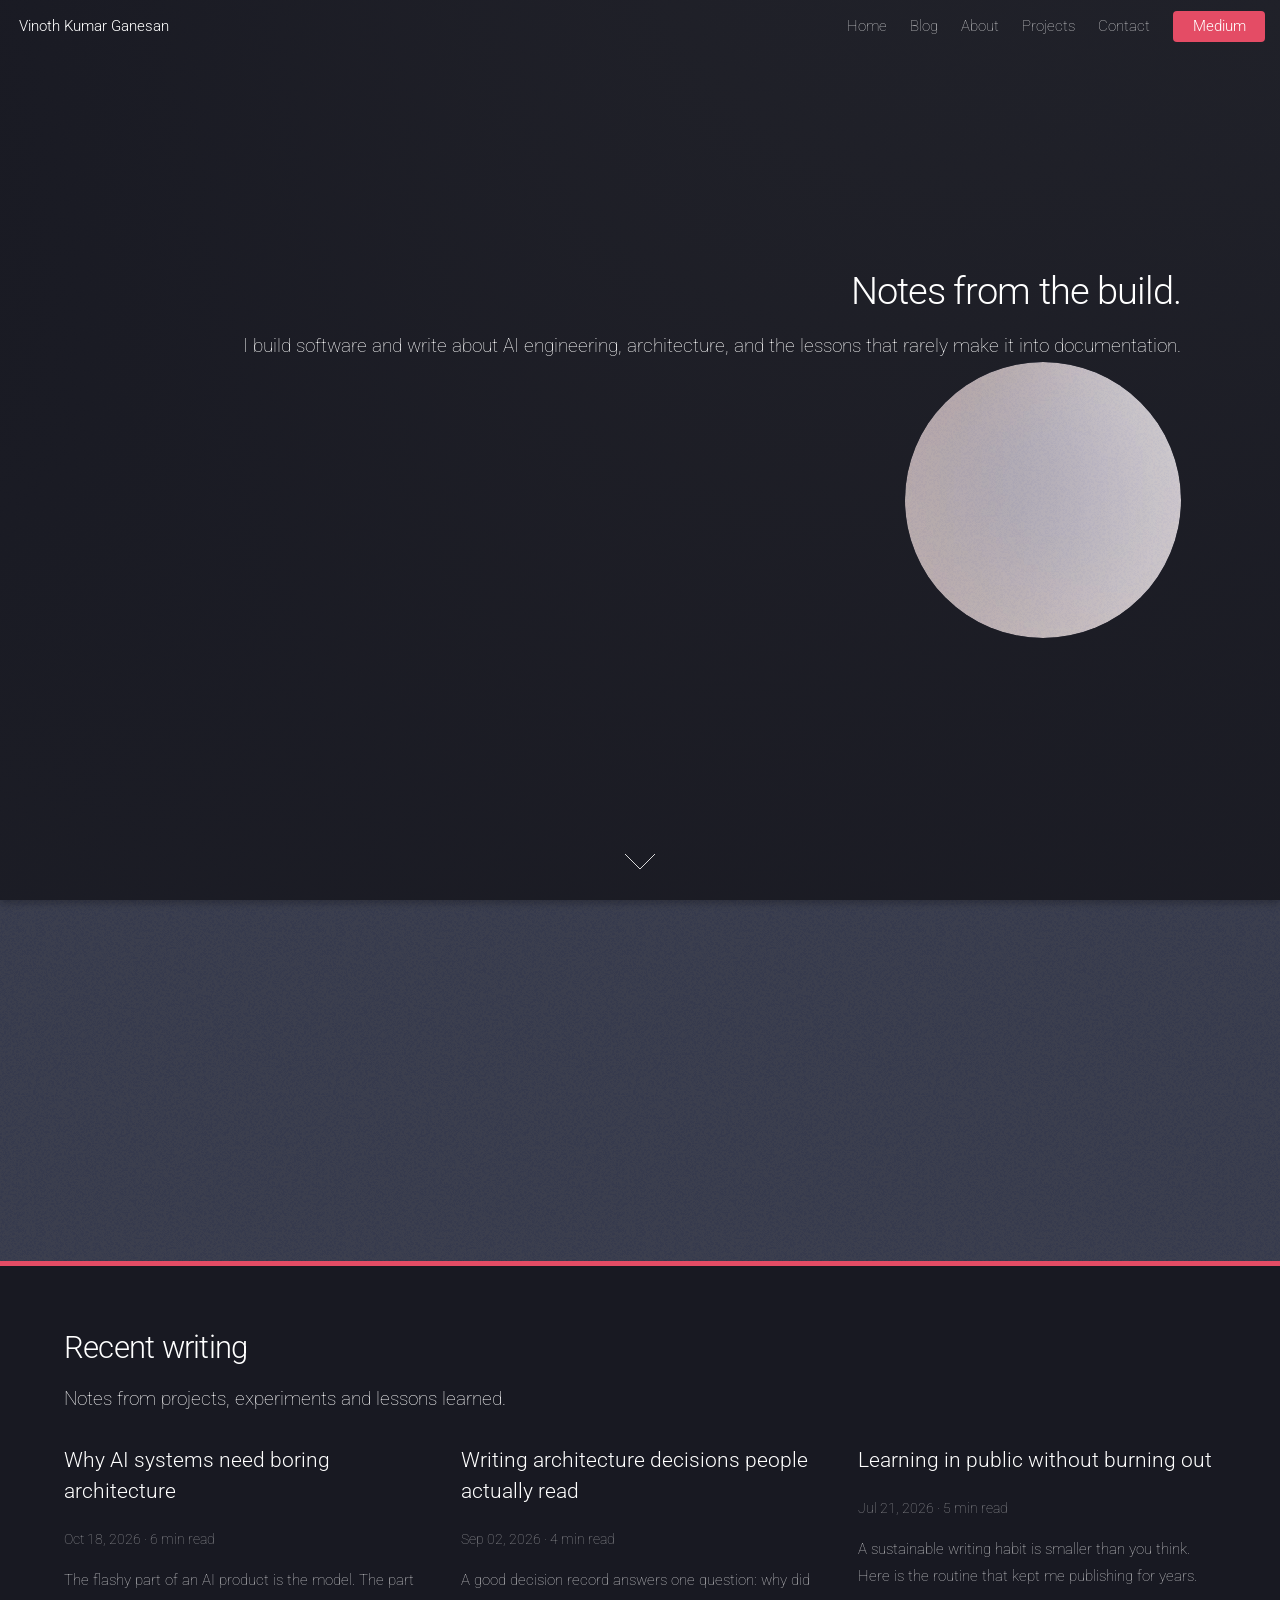
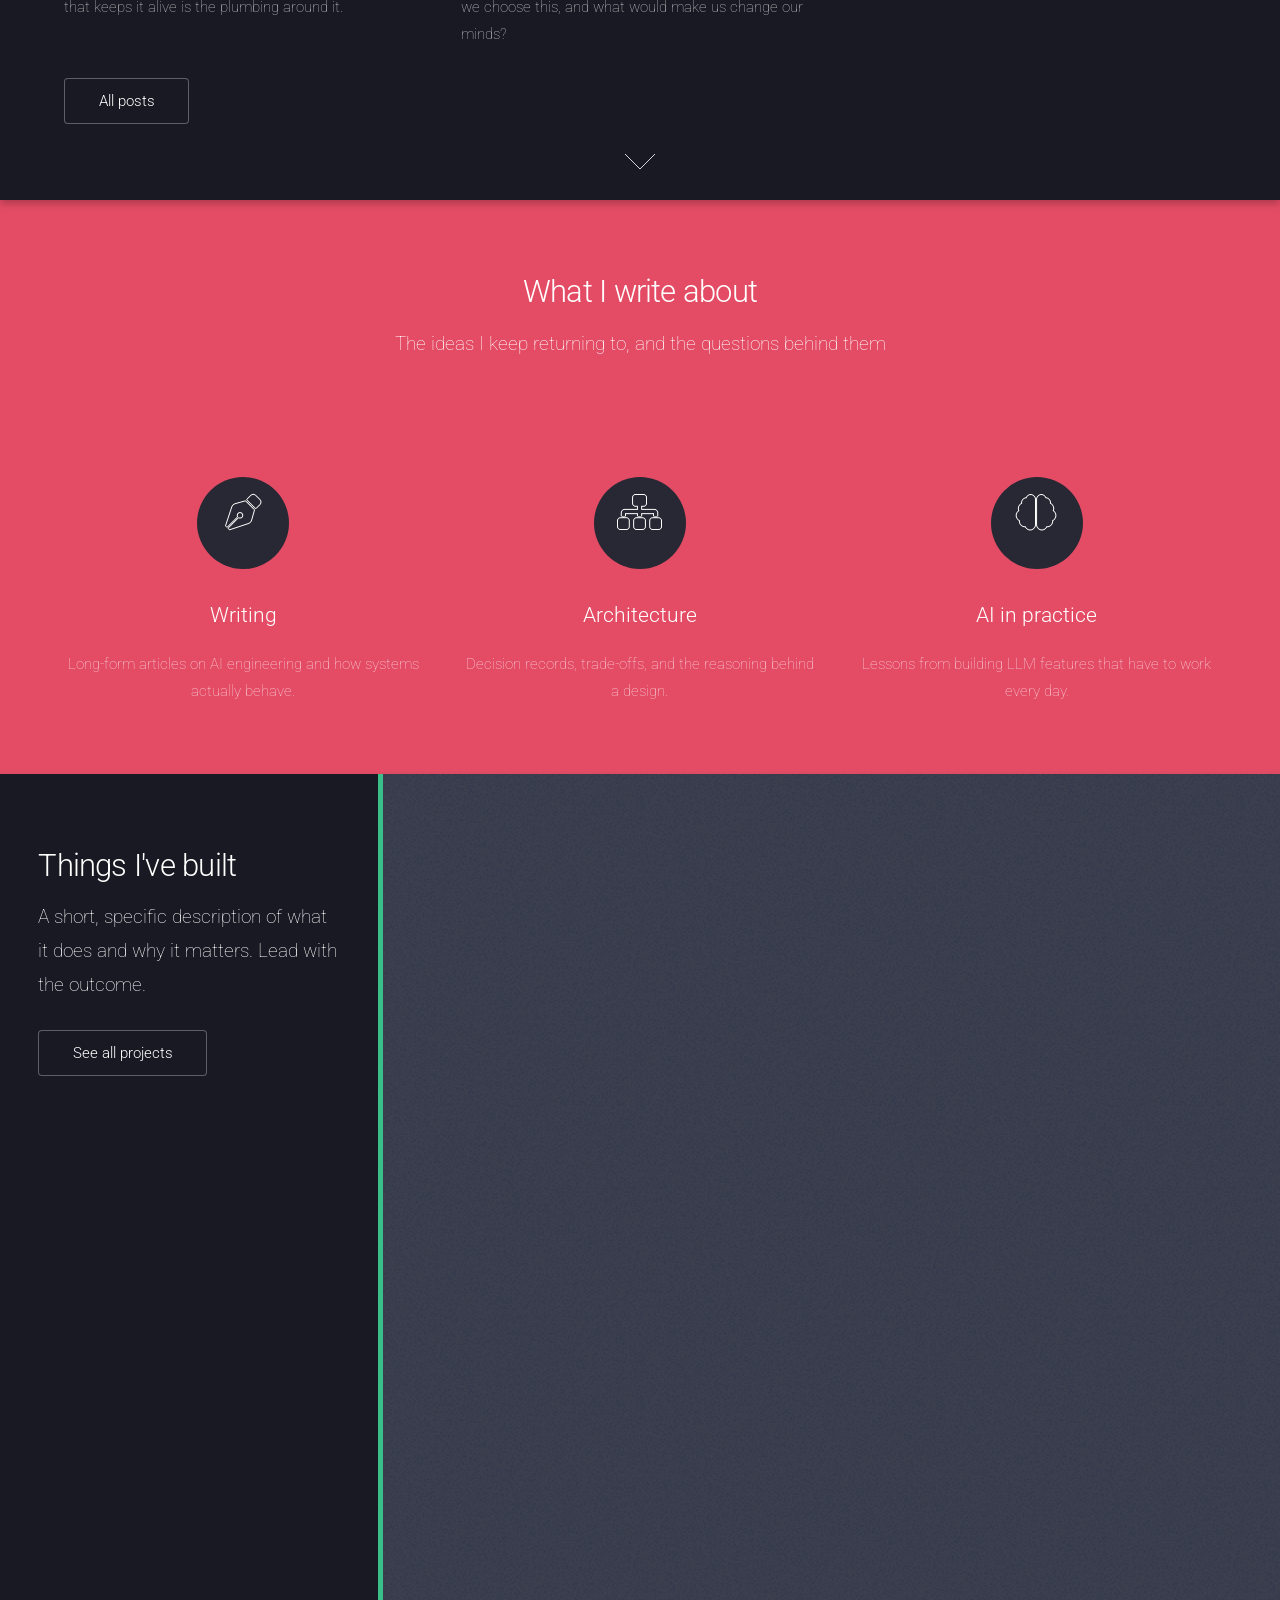
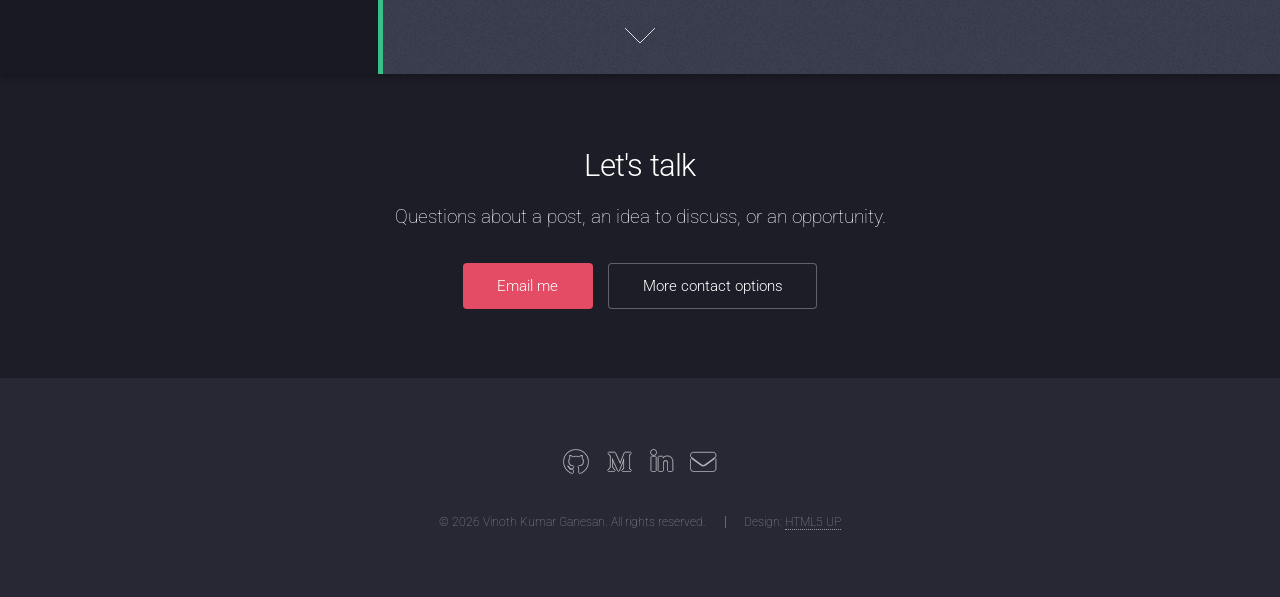
<file: index.html>
<!DOCTYPE HTML>
<!--
	Landed by HTML5 UP
	html5up.net | @ajlkn
	Free for personal and commercial use under the CCA 3.0 license (html5up.net/license)
-->
<html lang="en">
	<head>
		<title>Vinoth Kumar Ganesan · Writing &amp; Work</title>
		<meta charset="utf-8" />
		<meta name="viewport" content="width=device-width, initial-scale=1, user-scalable=no" />
		<meta name="description" content="Vinoth Kumar Ganesan: writing about AI engineering, architecture, and building software." />
		<link rel="stylesheet" href="assets/css/main.css" />
		<link rel="stylesheet" href="assets/css/custom.css" />
		<noscript><link rel="stylesheet" href="assets/css/noscript.css" /></noscript>
	</head>
	<body class="is-preload landing">
		<div id="page-wrapper">
			<header id="header">
				<h1 id="logo"><a href="index.html">Vinoth Kumar Ganesan</a></h1>
				<nav id="nav"><ul><li><a href="index.html" class="active">Home</a></li><li><a href="blog.html">Blog</a></li><li><a href="about.html">About</a></li><li><a href="projects.html">Projects</a></li><li><a href="contact.html">Contact</a></li><li><a href="https://medium.com/@yourhandle" class="button primary" target="_blank" rel="noopener">Medium</a></li></ul></nav>
			</header>
			<section id="banner">
				<div class="content">
					<header>
						<h2>Notes from the build.</h2>
						<p>I build software and write about AI engineering, architecture, and the lessons that rarely make it into documentation.</p>
					</header>
					<span class="image"><img src="images/pic01.jpg" alt="" /></span>
				</div>
				<a href="#one" class="goto-next scrolly">Next</a>
			</section>

			<section id="one" class="spotlight style1 bottom">
				<span class="image fit main"><img src="images/pic02.jpg" alt="" /></span>
				<div class="content">
					<div class="container">
						<div class="row">
							<div class="col-12">
								<header>
									<h2>Recent writing</h2>
									<p>Notes from projects, experiments and lessons learned.</p>
								</header>
							</div>
								<section class="col-4 col-12-small">
									<h3><a href="posts/why-ai-systems-need-boring-architecture.html">Why AI systems need boring architecture</a></h3>
									<p class="post-meta">Oct 18, 2026 · 6 min read</p>
									<p>The flashy part of an AI product is the model. The part that keeps it alive is the plumbing around it.</p>
								</section>
								<section class="col-4 col-12-small">
									<h3><a href="posts/writing-architecture-decisions-people-read.html">Writing architecture decisions people actually read</a></h3>
									<p class="post-meta">Sep 02, 2026 · 4 min read</p>
									<p>A good decision record answers one question: why did we choose this, and what would make us change our minds?</p>
								</section>
								<section class="col-4 col-12-small">
									<h3><a href="posts/learning-in-public-without-burning-out.html">Learning in public without burning out</a></h3>
									<p class="post-meta">Jul 21, 2026 · 5 min read</p>
									<p>A sustainable writing habit is smaller than you think. Here is the routine that kept me publishing for years.</p>
								</section>
						</div>
						<ul class="actions"><li><a href="blog.html" class="button">All posts</a></li></ul>
					</div>
				</div>
				<a href="#two" class="goto-next scrolly">Next</a>
			</section>

			<section id="two" class="wrapper style2 special fade-up">
				<div class="container">
					<header class="major">
						<h2>What I write about</h2>
						<p>The ideas I keep returning to, and the questions behind them</p>
					</header>
					<div class="box alt">
						<div class="row gtr-uniform">
								<section class="col-4 col-6-medium col-12-xsmall">
									<span class="icon solid alt major fa-pen-nib"></span>
									<h3>Writing</h3>
									<p>Long-form articles on AI engineering and how systems actually behave.</p>
								</section>
								<section class="col-4 col-6-medium col-12-xsmall">
									<span class="icon solid alt major fa-sitemap"></span>
									<h3>Architecture</h3>
									<p>Decision records, trade-offs, and the reasoning behind a design.</p>
								</section>
								<section class="col-4 col-6-medium col-12-xsmall">
									<span class="icon solid alt major fa-brain"></span>
									<h3>AI in practice</h3>
									<p>Lessons from building LLM features that have to work every day.</p>
								</section>
						</div>
					</div>
				</div>
			</section>

			<section id="three" class="spotlight style3 left">
				<span class="image fit main bottom"><img src="images/pic03.jpg" alt="" /></span>
				<div class="content">
					<header>
						<h2>Things I've built</h2>
						<p>A short, specific description of what it does and why it matters. Lead with the outcome.</p>
					</header>
					<ul class="actions"><li><a href="projects.html" class="button">See all projects</a></li></ul>
				</div>
				<a href="#four" class="goto-next scrolly">Next</a>
			</section>

			<section id="four" class="wrapper style1 special fade">
				<div class="container">
					<header>
						<h2>Let's talk</h2>
						<p>Questions about a post, an idea to discuss, or an opportunity.</p>
					</header>
					<ul class="actions special">
						<li><a href="mailto:writetovinothg@gmail.com" class="button primary">Email me</a></li>
						<li><a href="contact.html" class="button">More contact options</a></li>
					</ul>
				</div>
			</section>

			<footer id="footer">
					<ul class="icons">
						<li><a href="https://github.com/yourusername" class="icon brands alt fa-github" target="_blank" rel="noopener"><span class="label">GitHub</span></a></li>
						<li><a href="https://medium.com/@yourhandle" class="icon brands alt fa-medium-m" target="_blank" rel="noopener"><span class="label">Medium</span></a></li>
						<li><a href="https://www.linkedin.com/in/vinothkumar23" class="icon brands alt fa-linkedin-in" target="_blank" rel="noopener"><span class="label">LinkedIn</span></a></li>
						<li><a href="mailto:writetovinothg@gmail.com" class="icon solid alt fa-envelope"><span class="label">Email</span></a></li>
					</ul>
					<ul class="copyright">
						<li>&copy; 2026 Vinoth Kumar Ganesan. All rights reserved.</li><li>Design: <a href="https://html5up.net">HTML5 UP</a></li>
					</ul>
				</footer>
		</div>
		<script src="assets/js/jquery.min.js"></script>
		<script src="assets/js/jquery.scrolly.min.js"></script>
		<script src="assets/js/jquery.dropotron.min.js"></script>
		<script src="assets/js/jquery.scrollex.min.js"></script>
		<script src="assets/js/browser.min.js"></script>
		<script src="assets/js/breakpoints.min.js"></script>
		<script src="assets/js/util.js"></script>
		<script src="assets/js/main.js"></script>

	</body>
</html>
</file>
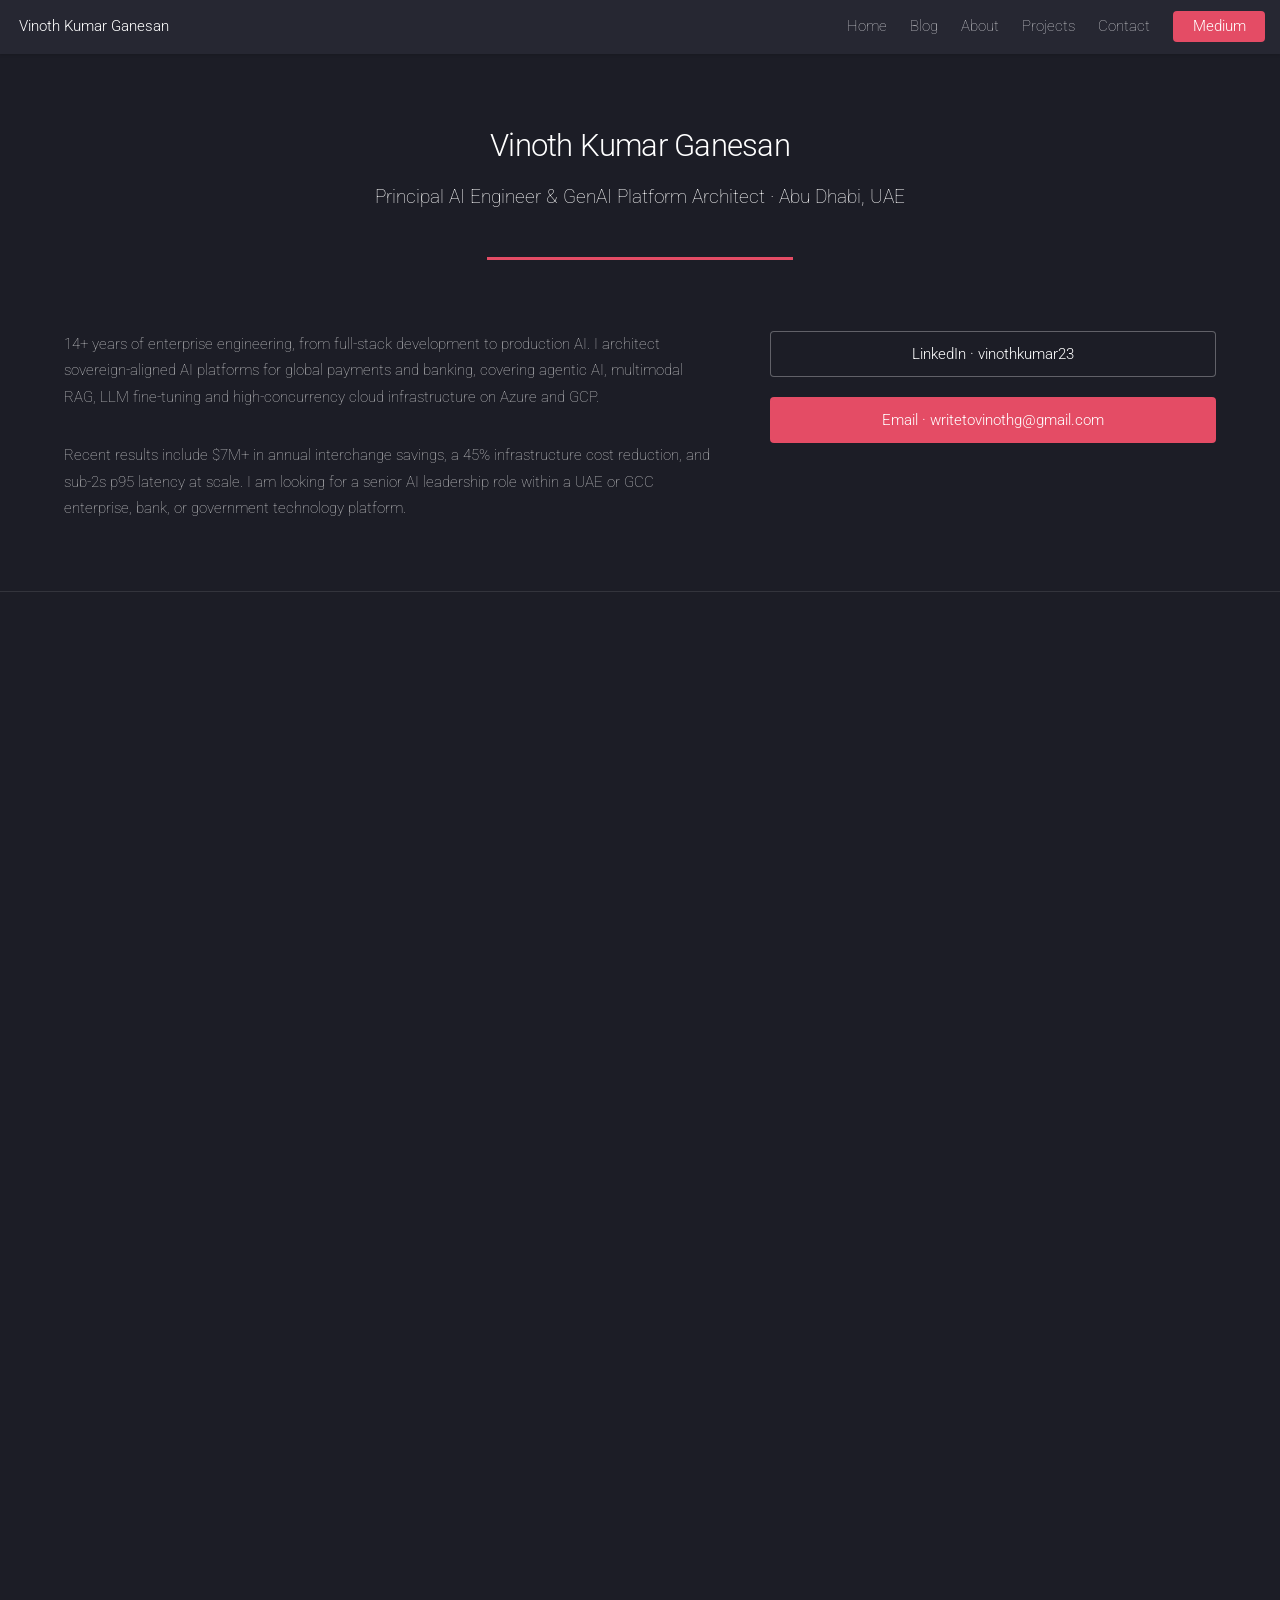
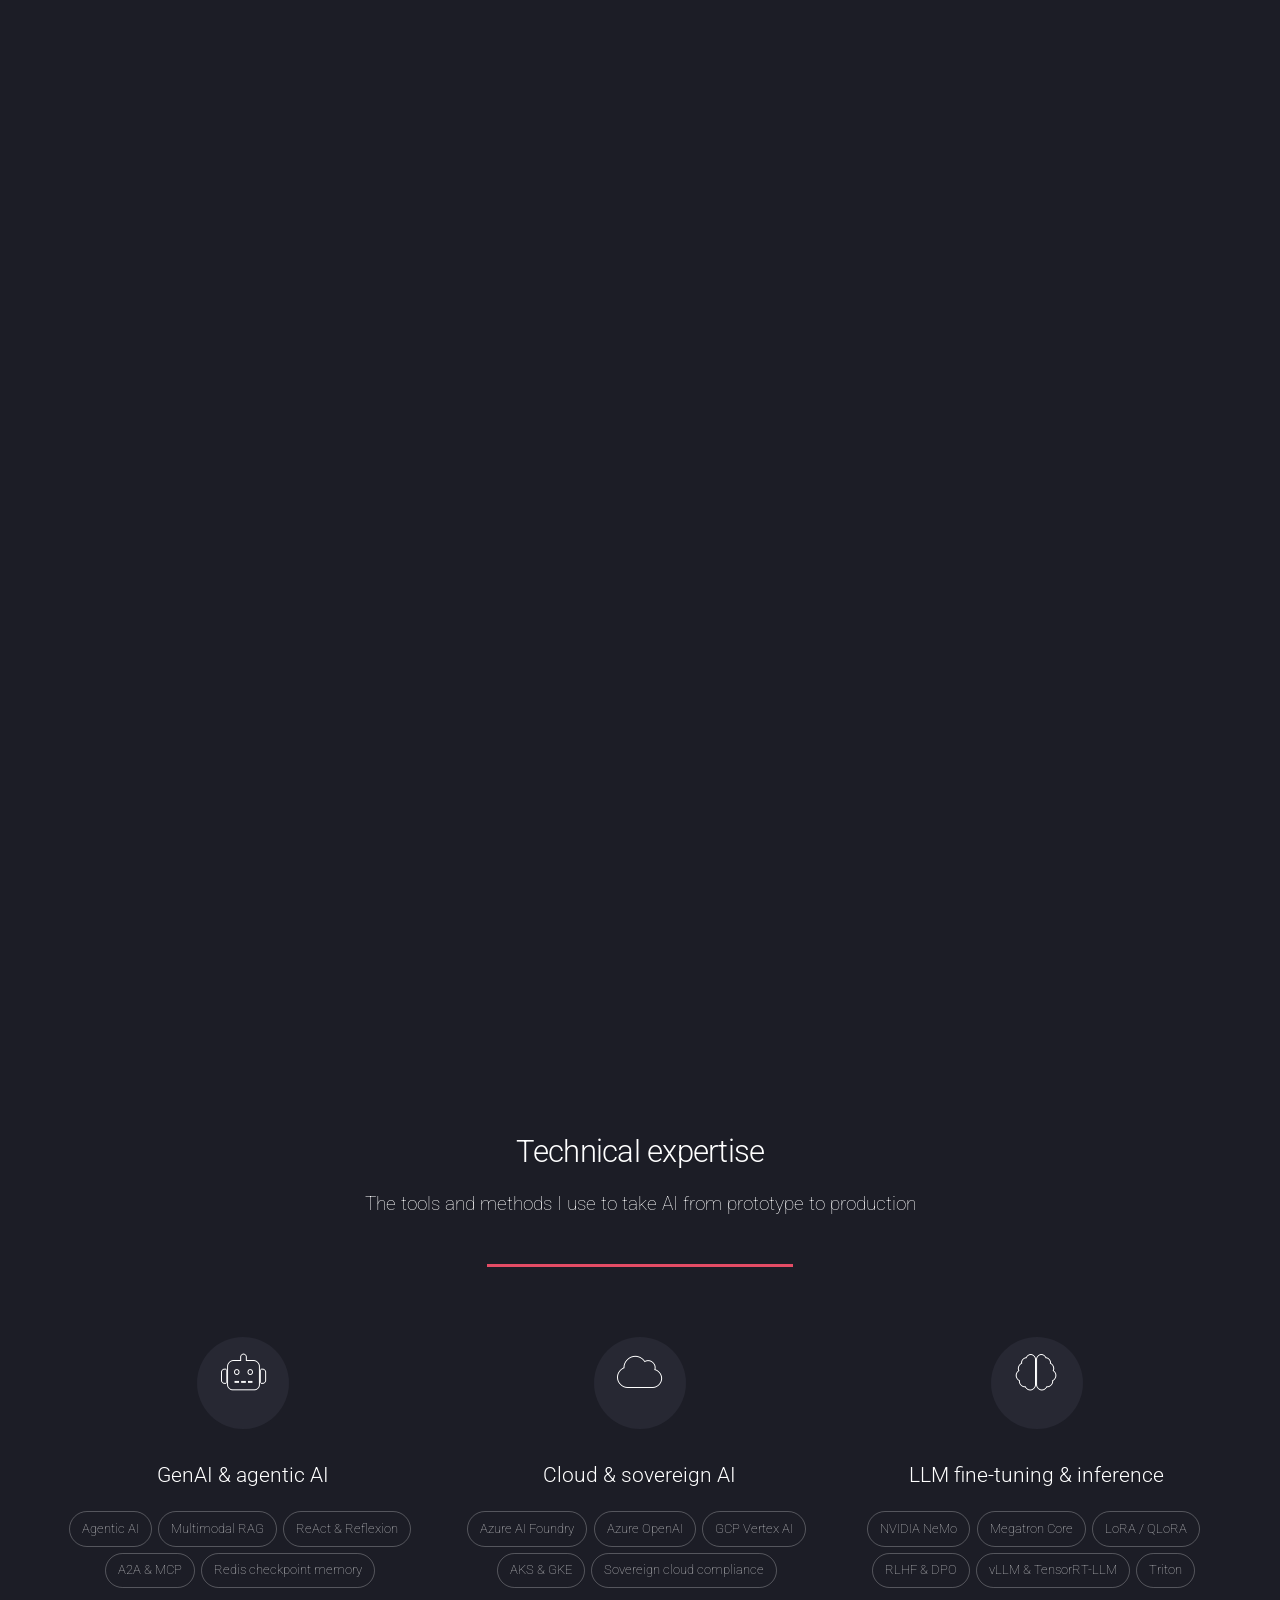
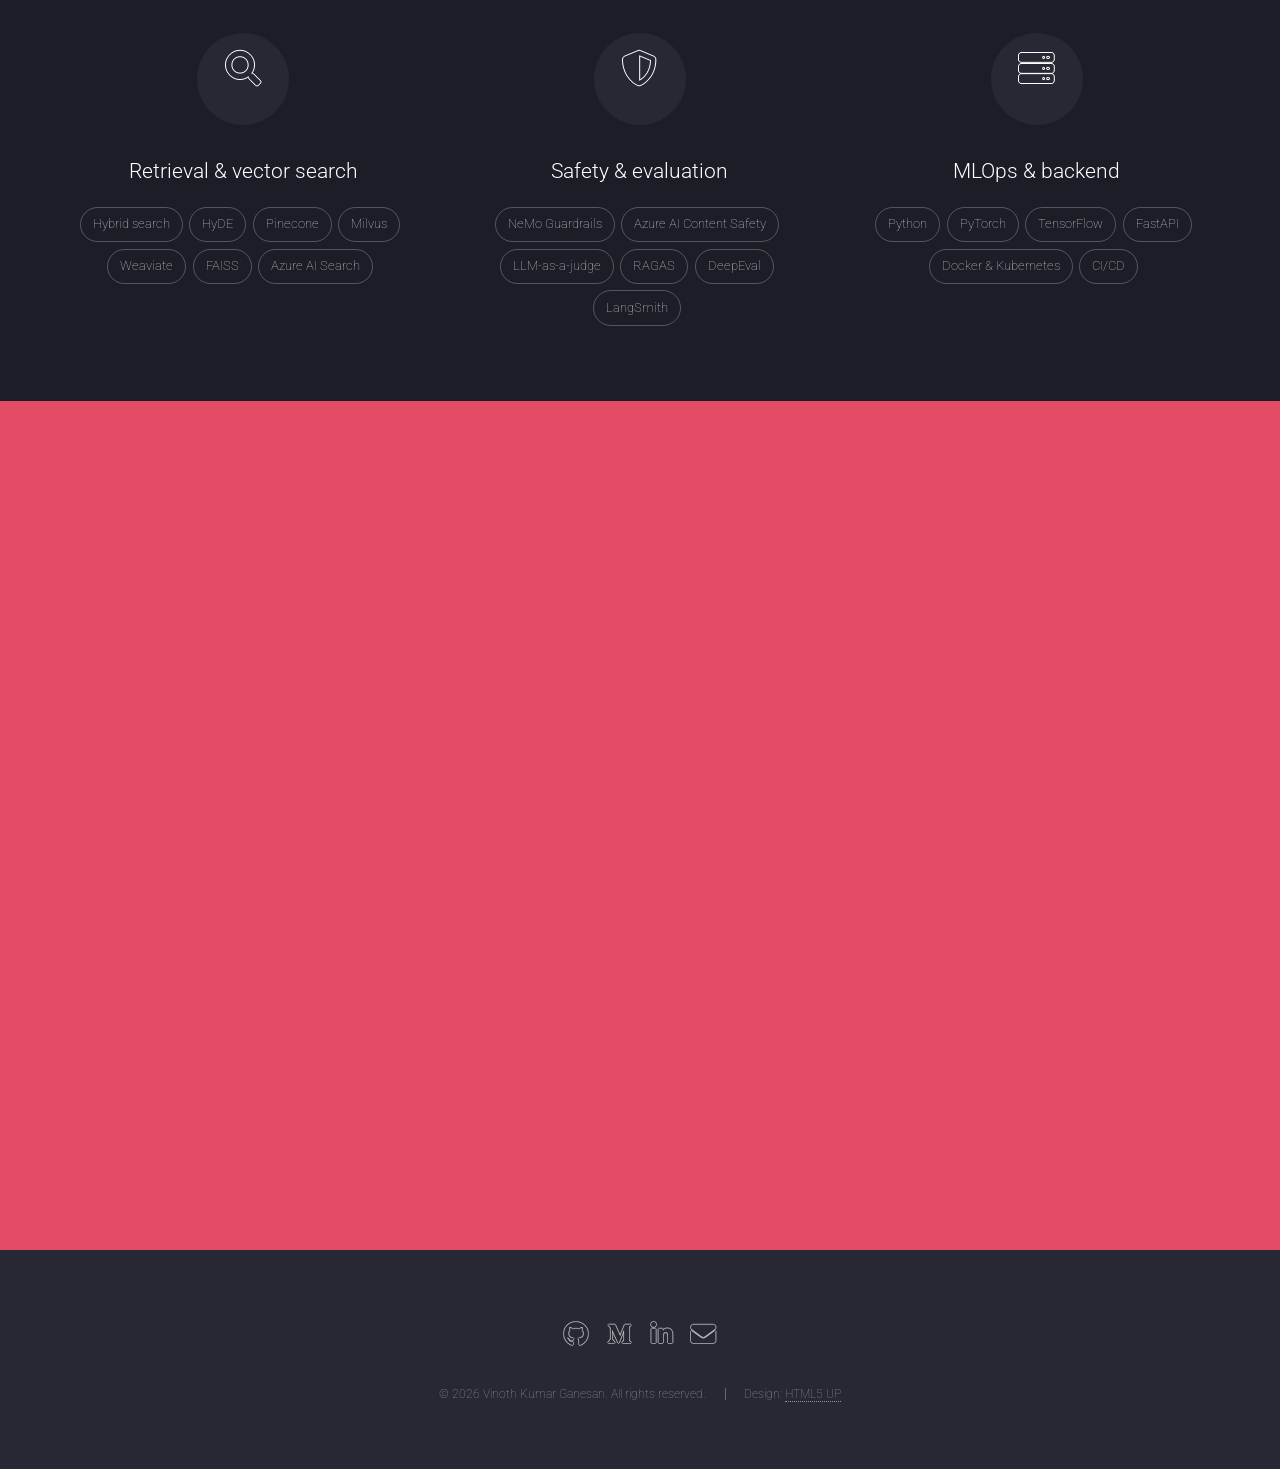
<file: about.html>
<!DOCTYPE HTML>
<!--
	Landed by HTML5 UP
	html5up.net | @ajlkn
	Free for personal and commercial use under the CCA 3.0 license (html5up.net/license)
-->
<html lang="en">
	<head>
		<title>About · Vinoth Kumar Ganesan</title>
		<meta charset="utf-8" />
		<meta name="viewport" content="width=device-width, initial-scale=1, user-scalable=no" />
		<meta name="description" content="Vinoth Kumar Ganesan: writing about AI engineering, architecture, and building software." />
		<link rel="stylesheet" href="assets/css/main.css" />
		<link rel="stylesheet" href="assets/css/custom.css" />
		<noscript><link rel="stylesheet" href="assets/css/noscript.css" /></noscript>
	</head>
	<body class="is-preload">
		<div id="page-wrapper">
			<header id="header">
				<h1 id="logo"><a href="index.html">Vinoth Kumar Ganesan</a></h1>
				<nav id="nav"><ul><li><a href="index.html">Home</a></li><li><a href="blog.html">Blog</a></li><li><a href="about.html" class="active">About</a></li><li><a href="projects.html">Projects</a></li><li><a href="contact.html">Contact</a></li><li><a href="https://medium.com/@yourhandle" class="button primary" target="_blank" rel="noopener">Medium</a></li></ul></nav>
			</header>
			<div id="main" class="wrapper style1">
				<div class="container">
					<header class="major">
						<h2>Vinoth Kumar Ganesan</h2>
						<p>Principal AI Engineer &amp; GenAI Platform Architect · Abu Dhabi, UAE</p>
					</header>
					<div class="row gtr-150">
						<div class="col-7 col-12-medium">
							<p>14+ years of enterprise engineering, from full-stack development to production AI. I architect sovereign-aligned AI platforms for global payments and banking, covering agentic AI, multimodal RAG, LLM fine-tuning and high-concurrency cloud infrastructure on Azure and GCP.</p>
							<p>Recent results include $7M+ in annual interchange savings, a 45% infrastructure cost reduction, and sub-2s p95 latency at scale. I am looking for a senior AI leadership role within a UAE or GCC enterprise, bank, or government technology platform.</p>
						</div>
						<div class="col-5 col-12-medium">
							<ul class="actions stacked">
								<li><a href="https://www.linkedin.com/in/vinothkumar23" class="button fit" target="_blank" rel="noopener">LinkedIn · vinothkumar23</a></li>
								<li><a href="mailto:writetovinothg@gmail.com" class="button fit primary">Email · writetovinothg@gmail.com</a></li>
							</ul>
						</div>
					</div>
				</div>
			</div>
			<section class="wrapper style1 fade-up" style="border-top:1px solid rgba(255,255,255,.1)">
				<div class="container">
					<header class="major">
						<h2>Experience</h2>
						<p>Payments, banking, telecom and consulting, from 2011 to today</p>
					</header>
					<ul class="timeline"><span class="progress"></span><li class="tl-item"><span class="dot"></span><div class="tl-card"><span class="tl-period">Nov 2021 – Present</span><h3>Principal AI Engineer / GenAI Platform Architect</h3><p class="tl-company">PayPal · Global fintech · Fortune 500</p><ul><li>Delivered $7M+ annual interchange savings with an AI agent platform that remediates payment degradations.</li><li>Cut retrieval latency by 50% by fine-tuning Llama 3.1 Nemotron with LoRA/PEFT and HyDE embeddings.</li><li>Built a multi-agent support platform with Redis checkpoint memory and A2A over MCP, cutting resolution time by 40%.</li><li>Kept sub-2s p95 latency and 99.9% uptime across 50+ microservices on AKS and GKE.</li></ul></div></li><li class="tl-item"><span class="dot"></span><div class="tl-card"><span class="tl-period">Jun 2018 – Nov 2021</span><h3>AI/ML Engineer</h3><p class="tl-company">Wells Fargo · Tier-1 US banking institution</p><ul><li>Reduced loan default rates by 35% with a predictive loan decisioning model.</li><li>Prevented $2M+ in fraud losses with a real-time detection engine at 94% accuracy.</li><li>Migrated 15+ ML microservices to Kubernetes with Jenkins CI/CD pipelines.</li></ul></div></li><li class="tl-item"><span class="dot"></span><div class="tl-card"><span class="tl-period">Nov 2016 – Jun 2018</span><h3>Full Stack Developer</h3><p class="tl-company">Verizon · Global telecommunications</p><ul><li>Built the RFDS platform (Angular 4, Java 8, Spring Cloud) supporting 500+ cell sites.</li><li>Improved database performance by 60% with RESTful microservices.</li><li>Cut release cycles from 2 weeks to 3 days with CI/CD pipelines.</li></ul></div></li><li class="tl-item"><span class="dot"></span><div class="tl-card"><span class="tl-period">Sep 2014 – Oct 2016</span><h3>Full Stack Developer</h3><p class="tl-company">Cognizant · Global IT consulting</p><ul><li>Built the Contrax contract system managing 1,000+ contracts and $50M+ in service value.</li><li>Integrated the SharePoint API, cutting document retrieval from 5 minutes to 15 seconds.</li></ul></div></li><li class="tl-item"><span class="dot"></span><div class="tl-card"><span class="tl-period">Dec 2011 – Sep 2014</span><h3>Software Developer</h3><p class="tl-company">ClayStone Technologies · Enterprise software services</p><ul><li>Developed enterprise Java applications and backend microservices supporting core business operations.</li></ul></div></li></ul>
				</div>
			</section>
			<section class="wrapper style1 special">
				<div class="container">
					<header class="major">
						<h2>Technical expertise</h2>
						<p>The tools and methods I use to take AI from prototype to production</p>
					</header>
					<div class="box alt"><div class="row gtr-uniform">
							<section class="col-4 col-6-medium col-12-small">
								<span class="icon solid alt major fa-robot"></span>
								<h3>GenAI &amp; agentic AI</h3>
								<ul class="tags"><li>Agentic AI</li><li>Multimodal RAG</li><li>ReAct &amp; Reflexion</li><li>A2A &amp; MCP</li><li>Redis checkpoint memory</li></ul>
							</section>
							<section class="col-4 col-6-medium col-12-small">
								<span class="icon solid alt major fa-cloud"></span>
								<h3>Cloud &amp; sovereign AI</h3>
								<ul class="tags"><li>Azure AI Foundry</li><li>Azure OpenAI</li><li>GCP Vertex AI</li><li>AKS &amp; GKE</li><li>Sovereign cloud compliance</li></ul>
							</section>
							<section class="col-4 col-6-medium col-12-small">
								<span class="icon solid alt major fa-brain"></span>
								<h3>LLM fine-tuning &amp; inference</h3>
								<ul class="tags"><li>NVIDIA NeMo</li><li>Megatron Core</li><li>LoRA / QLoRA</li><li>RLHF &amp; DPO</li><li>vLLM &amp; TensorRT-LLM</li><li>Triton</li></ul>
							</section>
							<section class="col-4 col-6-medium col-12-small">
								<span class="icon solid alt major fa-search"></span>
								<h3>Retrieval &amp; vector search</h3>
								<ul class="tags"><li>Hybrid search</li><li>HyDE</li><li>Pinecone</li><li>Milvus</li><li>Weaviate</li><li>FAISS</li><li>Azure AI Search</li></ul>
							</section>
							<section class="col-4 col-6-medium col-12-small">
								<span class="icon solid alt major fa-shield-alt"></span>
								<h3>Safety &amp; evaluation</h3>
								<ul class="tags"><li>NeMo Guardrails</li><li>Azure AI Content Safety</li><li>LLM-as-a-judge</li><li>RAGAS</li><li>DeepEval</li><li>LangSmith</li></ul>
							</section>
							<section class="col-4 col-6-medium col-12-small">
								<span class="icon solid alt major fa-server"></span>
								<h3>MLOps &amp; backend</h3>
								<ul class="tags"><li>Python</li><li>PyTorch</li><li>TensorFlow</li><li>FastAPI</li><li>Docker &amp; Kubernetes</li><li>CI/CD</li></ul>
							</section>
					</div></div>
				</div>
			</section>
			<section class="wrapper style2 special fade-up">
				<div class="container">
					<header class="major">
						<h2>Rewards & recognition</h2>
						<p>Awards and a patent for work that shipped to production</p>
					</header>
					<div class="box alt"><div class="row gtr-uniform">
							<section class="col-4 col-6-medium col-12-small">
								<span class="icon solid alt major fa-trophy"></span>
								<h3>CTO Innovation Excellence Award</h3>
								<p>PayPal · Highest technical distinction</p>
							</section>
							<section class="col-4 col-6-medium col-12-small">
								<span class="icon solid alt major fa-lightbulb"></span>
								<h3>AI Innovation Award &amp; AI Pioneer Award</h3>
								<p>PayPal</p>
							</section>
							<section class="col-4 col-6-medium col-12-small">
								<span class="icon solid alt major fa-medal"></span>
								<h3>Championship Award</h3>
								<p>Wells Fargo · CI/CD transformation and Kubernetes migration</p>
							</section>
							<section class="col-4 col-6-medium col-12-small">
								<span class="icon solid alt major fa-award"></span>
								<h3>PayPal Spot Award &amp; Hackathon Winner</h3>
								<p>PayPal</p>
							</section>
							<section class="col-4 col-6-medium col-12-small">
								<span class="icon solid alt major fa-certificate"></span>
								<h3>Patent holder</h3>
								<p>AI-Driven Interchange Optimization System · PayPal</p>
							</section>
					</div></div>
				</div>
			</section>

			<footer id="footer">
					<ul class="icons">
						<li><a href="https://github.com/yourusername" class="icon brands alt fa-github" target="_blank" rel="noopener"><span class="label">GitHub</span></a></li>
						<li><a href="https://medium.com/@yourhandle" class="icon brands alt fa-medium-m" target="_blank" rel="noopener"><span class="label">Medium</span></a></li>
						<li><a href="https://www.linkedin.com/in/vinothkumar23" class="icon brands alt fa-linkedin-in" target="_blank" rel="noopener"><span class="label">LinkedIn</span></a></li>
						<li><a href="mailto:writetovinothg@gmail.com" class="icon solid alt fa-envelope"><span class="label">Email</span></a></li>
					</ul>
					<ul class="copyright">
						<li>&copy; 2026 Vinoth Kumar Ganesan. All rights reserved.</li><li>Design: <a href="https://html5up.net">HTML5 UP</a></li>
					</ul>
				</footer>
		</div>
		<script src="assets/js/jquery.min.js"></script>
		<script src="assets/js/jquery.scrolly.min.js"></script>
		<script src="assets/js/jquery.dropotron.min.js"></script>
		<script src="assets/js/jquery.scrollex.min.js"></script>
		<script src="assets/js/browser.min.js"></script>
		<script src="assets/js/breakpoints.min.js"></script>
		<script src="assets/js/util.js"></script>
		<script src="assets/js/main.js"></script>
<script>
(function () {
  var tl = document.querySelector('.timeline');
  if (!tl) return;
  var items = [].slice.call(tl.querySelectorAll('.tl-item'));
  var reduce = window.matchMedia('(prefers-reduced-motion: reduce)').matches;
  if (reduce || !('IntersectionObserver' in window)) {
    items.forEach(function (i) { i.classList.add('in'); });
    tl.style.setProperty('--p', 1);
    return;
  }
  var io = new IntersectionObserver(function (entries) {
    entries.forEach(function (en) {
      if (en.isIntersecting) { en.target.classList.add('in'); io.unobserve(en.target); }
    });
  }, { threshold: 0.25 });
  items.forEach(function (i) { io.observe(i); });

  function progress() {
    var r = tl.getBoundingClientRect();
    var p = (window.innerHeight * 0.6 - r.top) / r.height;
    tl.style.setProperty('--p', Math.max(0, Math.min(1, p)).toFixed(3));
  }
  window.addEventListener('scroll', progress, { passive: true });
  window.addEventListener('resize', progress);
  progress();
})();
</script>
	</body>
</html>
</file>
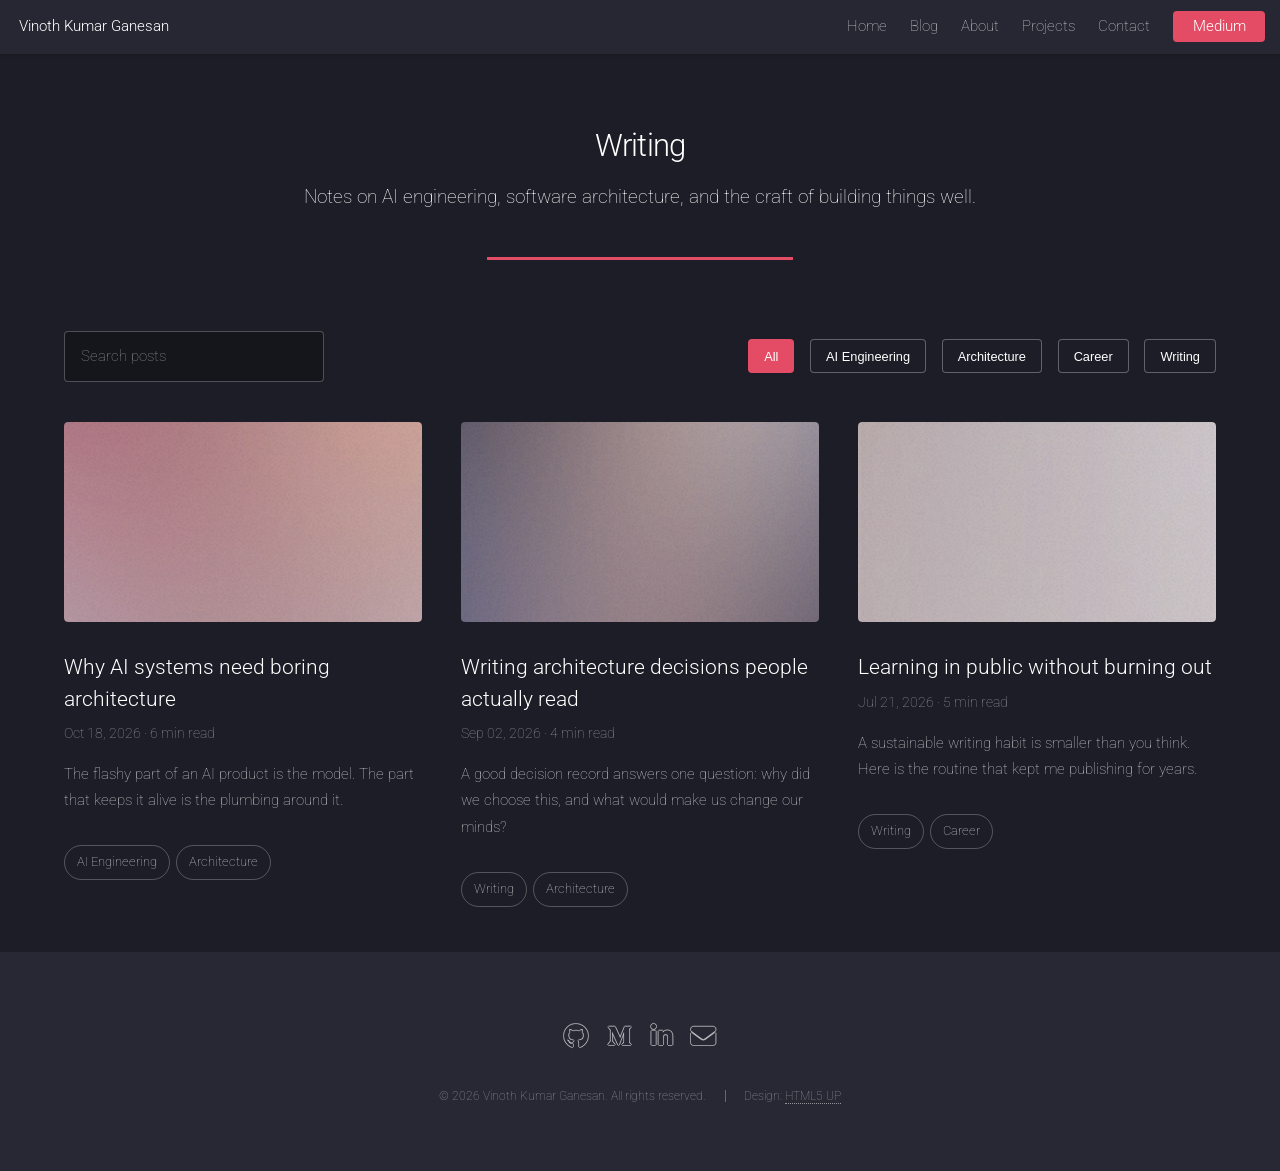
<file: blog.html>
<!DOCTYPE HTML>
<!--
	Landed by HTML5 UP
	html5up.net | @ajlkn
	Free for personal and commercial use under the CCA 3.0 license (html5up.net/license)
-->
<html lang="en">
	<head>
		<title>Blog · Vinoth Kumar Ganesan</title>
		<meta charset="utf-8" />
		<meta name="viewport" content="width=device-width, initial-scale=1, user-scalable=no" />
		<meta name="description" content="Vinoth Kumar Ganesan: writing about AI engineering, architecture, and building software." />
		<link rel="stylesheet" href="assets/css/main.css" />
		<link rel="stylesheet" href="assets/css/custom.css" />
		<noscript><link rel="stylesheet" href="assets/css/noscript.css" /></noscript>
	</head>
	<body class="is-preload">
		<div id="page-wrapper">
			<header id="header">
				<h1 id="logo"><a href="index.html">Vinoth Kumar Ganesan</a></h1>
				<nav id="nav"><ul><li><a href="index.html">Home</a></li><li><a href="blog.html" class="active">Blog</a></li><li><a href="about.html">About</a></li><li><a href="projects.html">Projects</a></li><li><a href="contact.html">Contact</a></li><li><a href="https://medium.com/@yourhandle" class="button primary" target="_blank" rel="noopener">Medium</a></li></ul></nav>
			</header>
			<div id="main" class="wrapper style1">
				<div class="container">
					<header class="major">
						<h2>Writing</h2>
						<p>Notes on AI engineering, software architecture, and the craft of building things well.</p>
					</header>
					<div class="filter-bar">
						<input type="search" id="search" placeholder="Search posts" aria-label="Search posts" />
						<ul class="filter-buttons"><li><button class="button small primary" data-tag="">All</button></li><li><button class="button small" data-tag="AI Engineering">AI Engineering</button></li><li><button class="button small" data-tag="Architecture">Architecture</button></li><li><button class="button small" data-tag="Career">Career</button></li><li><button class="button small" data-tag="Writing">Writing</button></li></ul>
					</div>
					<div class="row gtr-uniform" id="post-list">
						<section class="col-4 col-6-medium col-12-small post-card" data-tags="AI Engineering|Architecture" data-search="Why AI systems need boring architecture The flashy part of an AI product is the model. The part that keeps it alive is the plumbing around it. AI Engineering Architecture">
							<a href="posts/why-ai-systems-need-boring-architecture.html" class="image fit"><img src="images/pic05.jpg" alt="" /></a>
							<h3><a href="posts/why-ai-systems-need-boring-architecture.html">Why AI systems need boring architecture</a></h3>
							<p class="post-meta"><time datetime="2026-10-18">Oct 18, 2026</time> · 6 min read</p>
							<p>The flashy part of an AI product is the model. The part that keeps it alive is the plumbing around it.</p>
							<ul class="tags"><li>AI Engineering</li><li>Architecture</li></ul>
						</section>
						<section class="col-4 col-6-medium col-12-small post-card" data-tags="Writing|Architecture" data-search="Writing architecture decisions people actually read A good decision record answers one question: why did we choose this, and what would make us change our minds? Writing Architecture">
							<a href="posts/writing-architecture-decisions-people-read.html" class="image fit"><img src="images/pic06.jpg" alt="" /></a>
							<h3><a href="posts/writing-architecture-decisions-people-read.html">Writing architecture decisions people actually read</a></h3>
							<p class="post-meta"><time datetime="2026-09-02">Sep 02, 2026</time> · 4 min read</p>
							<p>A good decision record answers one question: why did we choose this, and what would make us change our minds?</p>
							<ul class="tags"><li>Writing</li><li>Architecture</li></ul>
						</section>
						<section class="col-4 col-6-medium col-12-small post-card" data-tags="Writing|Career" data-search="Learning in public without burning out A sustainable writing habit is smaller than you think. Here is the routine that kept me publishing for years. Writing Career">
							<a href="posts/learning-in-public-without-burning-out.html" class="image fit"><img src="images/pic08.jpg" alt="" /></a>
							<h3><a href="posts/learning-in-public-without-burning-out.html">Learning in public without burning out</a></h3>
							<p class="post-meta"><time datetime="2026-07-21">Jul 21, 2026</time> · 5 min read</p>
							<p>A sustainable writing habit is smaller than you think. Here is the routine that kept me publishing for years.</p>
							<ul class="tags"><li>Writing</li><li>Career</li></ul>
						</section>
					</div>
					<p id="empty" class="hidden">No posts match your search.</p>
				</div>
			</div>

			<footer id="footer">
					<ul class="icons">
						<li><a href="https://github.com/yourusername" class="icon brands alt fa-github" target="_blank" rel="noopener"><span class="label">GitHub</span></a></li>
						<li><a href="https://medium.com/@yourhandle" class="icon brands alt fa-medium-m" target="_blank" rel="noopener"><span class="label">Medium</span></a></li>
						<li><a href="https://www.linkedin.com/in/vinothkumar23" class="icon brands alt fa-linkedin-in" target="_blank" rel="noopener"><span class="label">LinkedIn</span></a></li>
						<li><a href="mailto:writetovinothg@gmail.com" class="icon solid alt fa-envelope"><span class="label">Email</span></a></li>
					</ul>
					<ul class="copyright">
						<li>&copy; 2026 Vinoth Kumar Ganesan. All rights reserved.</li><li>Design: <a href="https://html5up.net">HTML5 UP</a></li>
					</ul>
				</footer>
		</div>
		<script src="assets/js/jquery.min.js"></script>
		<script src="assets/js/jquery.scrolly.min.js"></script>
		<script src="assets/js/jquery.dropotron.min.js"></script>
		<script src="assets/js/jquery.scrollex.min.js"></script>
		<script src="assets/js/browser.min.js"></script>
		<script src="assets/js/breakpoints.min.js"></script>
		<script src="assets/js/util.js"></script>
		<script src="assets/js/main.js"></script>
		<script src="assets/js/blog.js"></script>
	</body>
</html>
</file>
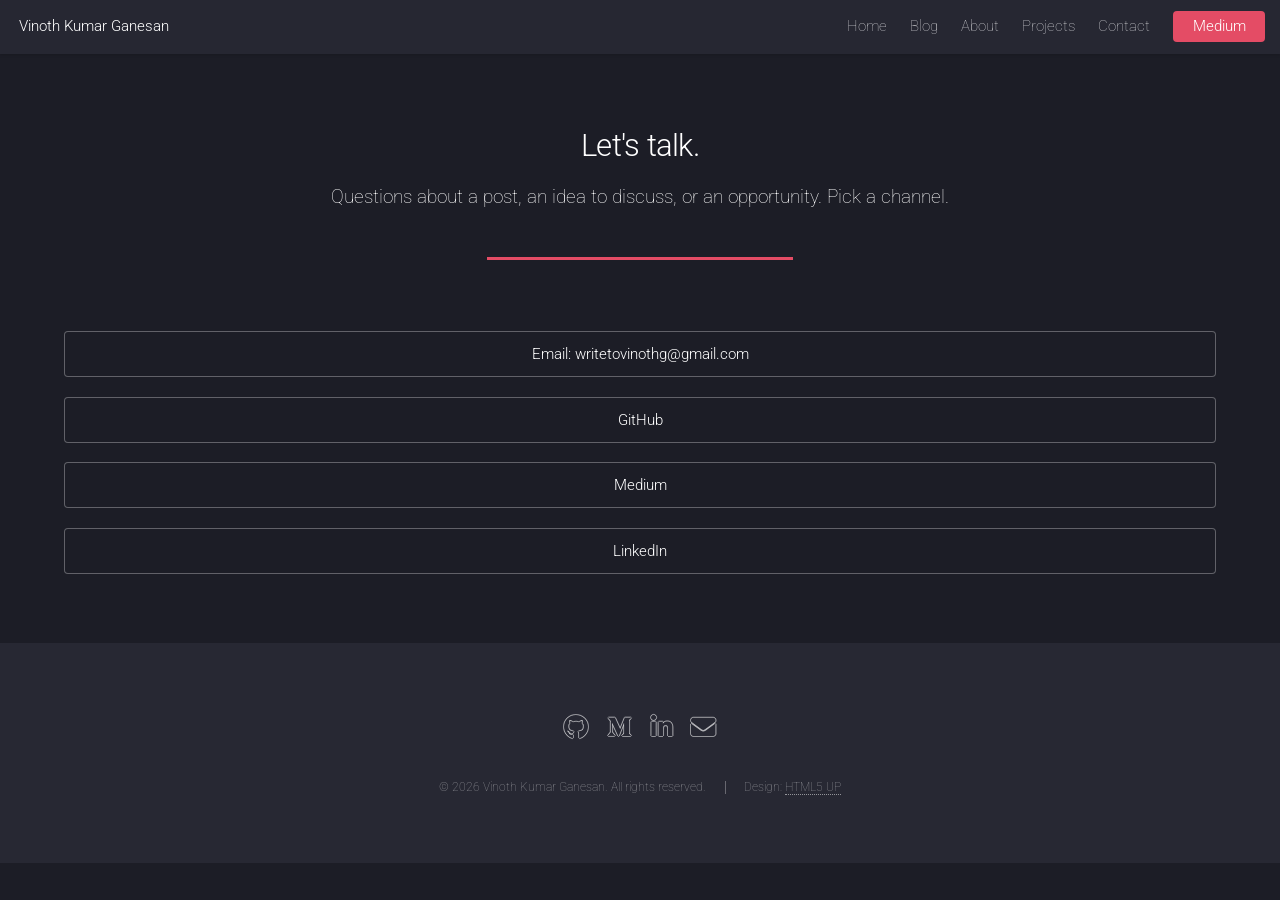
<file: contact.html>
<!DOCTYPE HTML>
<!--
	Landed by HTML5 UP
	html5up.net | @ajlkn
	Free for personal and commercial use under the CCA 3.0 license (html5up.net/license)
-->
<html lang="en">
	<head>
		<title>Contact · Vinoth Kumar Ganesan</title>
		<meta charset="utf-8" />
		<meta name="viewport" content="width=device-width, initial-scale=1, user-scalable=no" />
		<meta name="description" content="Vinoth Kumar Ganesan: writing about AI engineering, architecture, and building software." />
		<link rel="stylesheet" href="assets/css/main.css" />
		<link rel="stylesheet" href="assets/css/custom.css" />
		<noscript><link rel="stylesheet" href="assets/css/noscript.css" /></noscript>
	</head>
	<body class="is-preload">
		<div id="page-wrapper">
			<header id="header">
				<h1 id="logo"><a href="index.html">Vinoth Kumar Ganesan</a></h1>
				<nav id="nav"><ul><li><a href="index.html">Home</a></li><li><a href="blog.html">Blog</a></li><li><a href="about.html">About</a></li><li><a href="projects.html">Projects</a></li><li><a href="contact.html" class="active">Contact</a></li><li><a href="https://medium.com/@yourhandle" class="button primary" target="_blank" rel="noopener">Medium</a></li></ul></nav>
			</header>
			<div id="main" class="wrapper style1">
				<div class="container">
					<header class="major">
						<h2>Let&#x27;s talk.</h2>
						<p>Questions about a post, an idea to discuss, or an opportunity. Pick a channel.</p>
					</header>
					<ul class="actions stacked">
						<li><a href="mailto:writetovinothg@gmail.com" class="button fit">Email: writetovinothg@gmail.com</a></li>
						<li><a href="https://github.com/yourusername" class="button fit" target="_blank" rel="noopener">GitHub</a></li>
						<li><a href="https://medium.com/@yourhandle" class="button fit" target="_blank" rel="noopener">Medium</a></li>
						<li><a href="https://www.linkedin.com/in/vinothkumar23" class="button fit" target="_blank" rel="noopener">LinkedIn</a></li>
					</ul>
				</div>
			</div>

			<footer id="footer">
					<ul class="icons">
						<li><a href="https://github.com/yourusername" class="icon brands alt fa-github" target="_blank" rel="noopener"><span class="label">GitHub</span></a></li>
						<li><a href="https://medium.com/@yourhandle" class="icon brands alt fa-medium-m" target="_blank" rel="noopener"><span class="label">Medium</span></a></li>
						<li><a href="https://www.linkedin.com/in/vinothkumar23" class="icon brands alt fa-linkedin-in" target="_blank" rel="noopener"><span class="label">LinkedIn</span></a></li>
						<li><a href="mailto:writetovinothg@gmail.com" class="icon solid alt fa-envelope"><span class="label">Email</span></a></li>
					</ul>
					<ul class="copyright">
						<li>&copy; 2026 Vinoth Kumar Ganesan. All rights reserved.</li><li>Design: <a href="https://html5up.net">HTML5 UP</a></li>
					</ul>
				</footer>
		</div>
		<script src="assets/js/jquery.min.js"></script>
		<script src="assets/js/jquery.scrolly.min.js"></script>
		<script src="assets/js/jquery.dropotron.min.js"></script>
		<script src="assets/js/jquery.scrollex.min.js"></script>
		<script src="assets/js/browser.min.js"></script>
		<script src="assets/js/breakpoints.min.js"></script>
		<script src="assets/js/util.js"></script>
		<script src="assets/js/main.js"></script>

	</body>
</html>
</file>
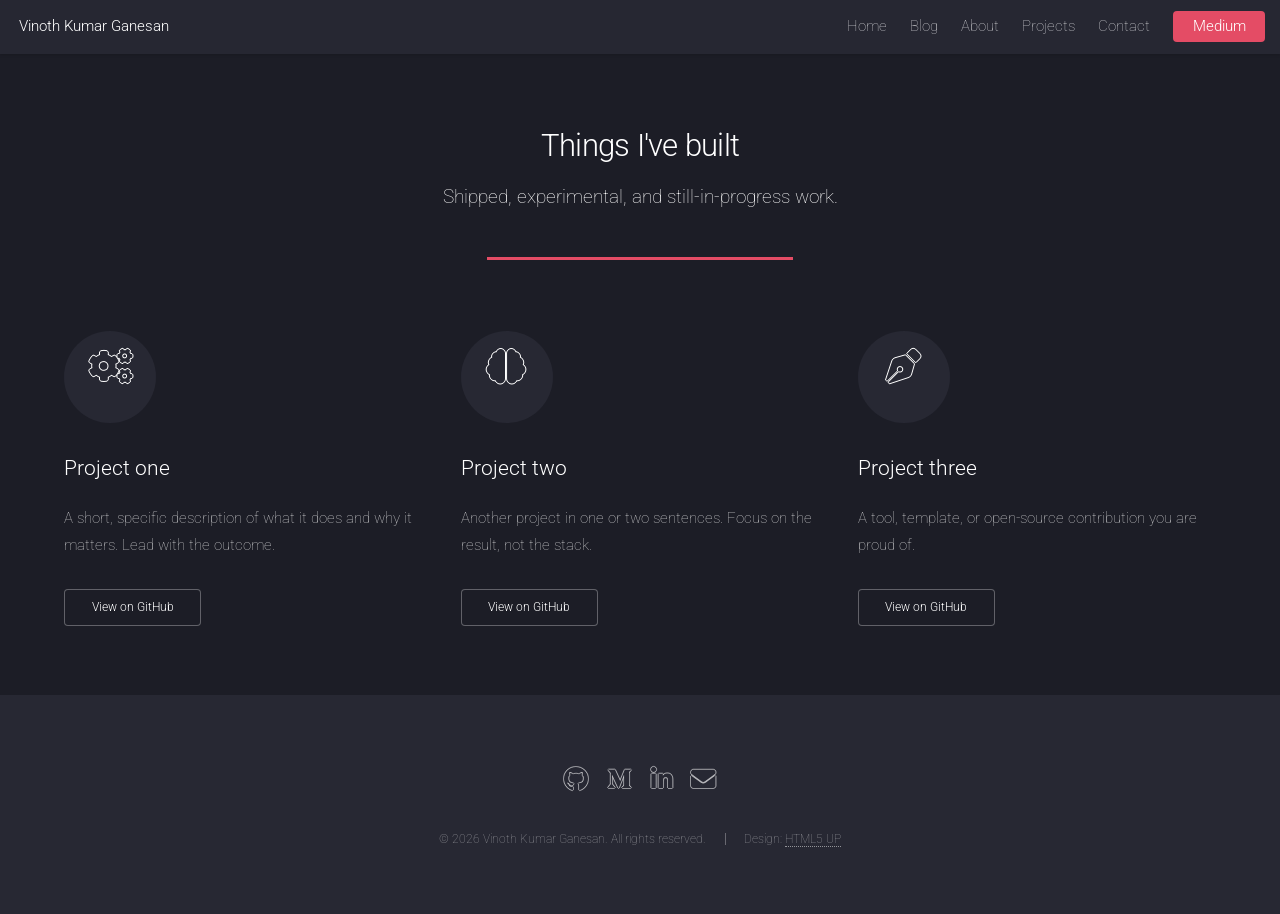
<file: projects.html>
<!DOCTYPE HTML>
<!--
	Landed by HTML5 UP
	html5up.net | @ajlkn
	Free for personal and commercial use under the CCA 3.0 license (html5up.net/license)
-->
<html lang="en">
	<head>
		<title>Projects · Vinoth Kumar Ganesan</title>
		<meta charset="utf-8" />
		<meta name="viewport" content="width=device-width, initial-scale=1, user-scalable=no" />
		<meta name="description" content="Vinoth Kumar Ganesan: writing about AI engineering, architecture, and building software." />
		<link rel="stylesheet" href="assets/css/main.css" />
		<link rel="stylesheet" href="assets/css/custom.css" />
		<noscript><link rel="stylesheet" href="assets/css/noscript.css" /></noscript>
	</head>
	<body class="is-preload">
		<div id="page-wrapper">
			<header id="header">
				<h1 id="logo"><a href="index.html">Vinoth Kumar Ganesan</a></h1>
				<nav id="nav"><ul><li><a href="index.html">Home</a></li><li><a href="blog.html">Blog</a></li><li><a href="about.html">About</a></li><li><a href="projects.html" class="active">Projects</a></li><li><a href="contact.html">Contact</a></li><li><a href="https://medium.com/@yourhandle" class="button primary" target="_blank" rel="noopener">Medium</a></li></ul></nav>
			</header>
			<div id="main" class="wrapper style1">
				<div class="container">
					<header class="major">
						<h2>Things I&#x27;ve built</h2>
						<p>Shipped, experimental, and still-in-progress work.</p>
					</header>
					<div class="box alt"><div class="row gtr-uniform">
							<section class="col-4 col-6-medium col-12-xsmall">
								<span class="icon solid alt major fa-cogs"></span>
								<h3>Project one</h3>
								<p>A short, specific description of what it does and why it matters. Lead with the outcome.</p>
								<ul class="actions"><li><a href="https://github.com/yourusername/project-one" class="button small" target="_blank" rel="noopener">View on GitHub</a></li></ul>
							</section>
							<section class="col-4 col-6-medium col-12-xsmall">
								<span class="icon solid alt major fa-brain"></span>
								<h3>Project two</h3>
								<p>Another project in one or two sentences. Focus on the result, not the stack.</p>
								<ul class="actions"><li><a href="https://github.com/yourusername/project-two" class="button small" target="_blank" rel="noopener">View on GitHub</a></li></ul>
							</section>
							<section class="col-4 col-6-medium col-12-xsmall">
								<span class="icon solid alt major fa-pen-nib"></span>
								<h3>Project three</h3>
								<p>A tool, template, or open-source contribution you are proud of.</p>
								<ul class="actions"><li><a href="https://github.com/yourusername/project-three" class="button small" target="_blank" rel="noopener">View on GitHub</a></li></ul>
							</section>
					</div></div>
				</div>
			</div>

			<footer id="footer">
					<ul class="icons">
						<li><a href="https://github.com/yourusername" class="icon brands alt fa-github" target="_blank" rel="noopener"><span class="label">GitHub</span></a></li>
						<li><a href="https://medium.com/@yourhandle" class="icon brands alt fa-medium-m" target="_blank" rel="noopener"><span class="label">Medium</span></a></li>
						<li><a href="https://www.linkedin.com/in/vinothkumar23" class="icon brands alt fa-linkedin-in" target="_blank" rel="noopener"><span class="label">LinkedIn</span></a></li>
						<li><a href="mailto:writetovinothg@gmail.com" class="icon solid alt fa-envelope"><span class="label">Email</span></a></li>
					</ul>
					<ul class="copyright">
						<li>&copy; 2026 Vinoth Kumar Ganesan. All rights reserved.</li><li>Design: <a href="https://html5up.net">HTML5 UP</a></li>
					</ul>
				</footer>
		</div>
		<script src="assets/js/jquery.min.js"></script>
		<script src="assets/js/jquery.scrolly.min.js"></script>
		<script src="assets/js/jquery.dropotron.min.js"></script>
		<script src="assets/js/jquery.scrollex.min.js"></script>
		<script src="assets/js/browser.min.js"></script>
		<script src="assets/js/breakpoints.min.js"></script>
		<script src="assets/js/util.js"></script>
		<script src="assets/js/main.js"></script>

	</body>
</html>
</file>
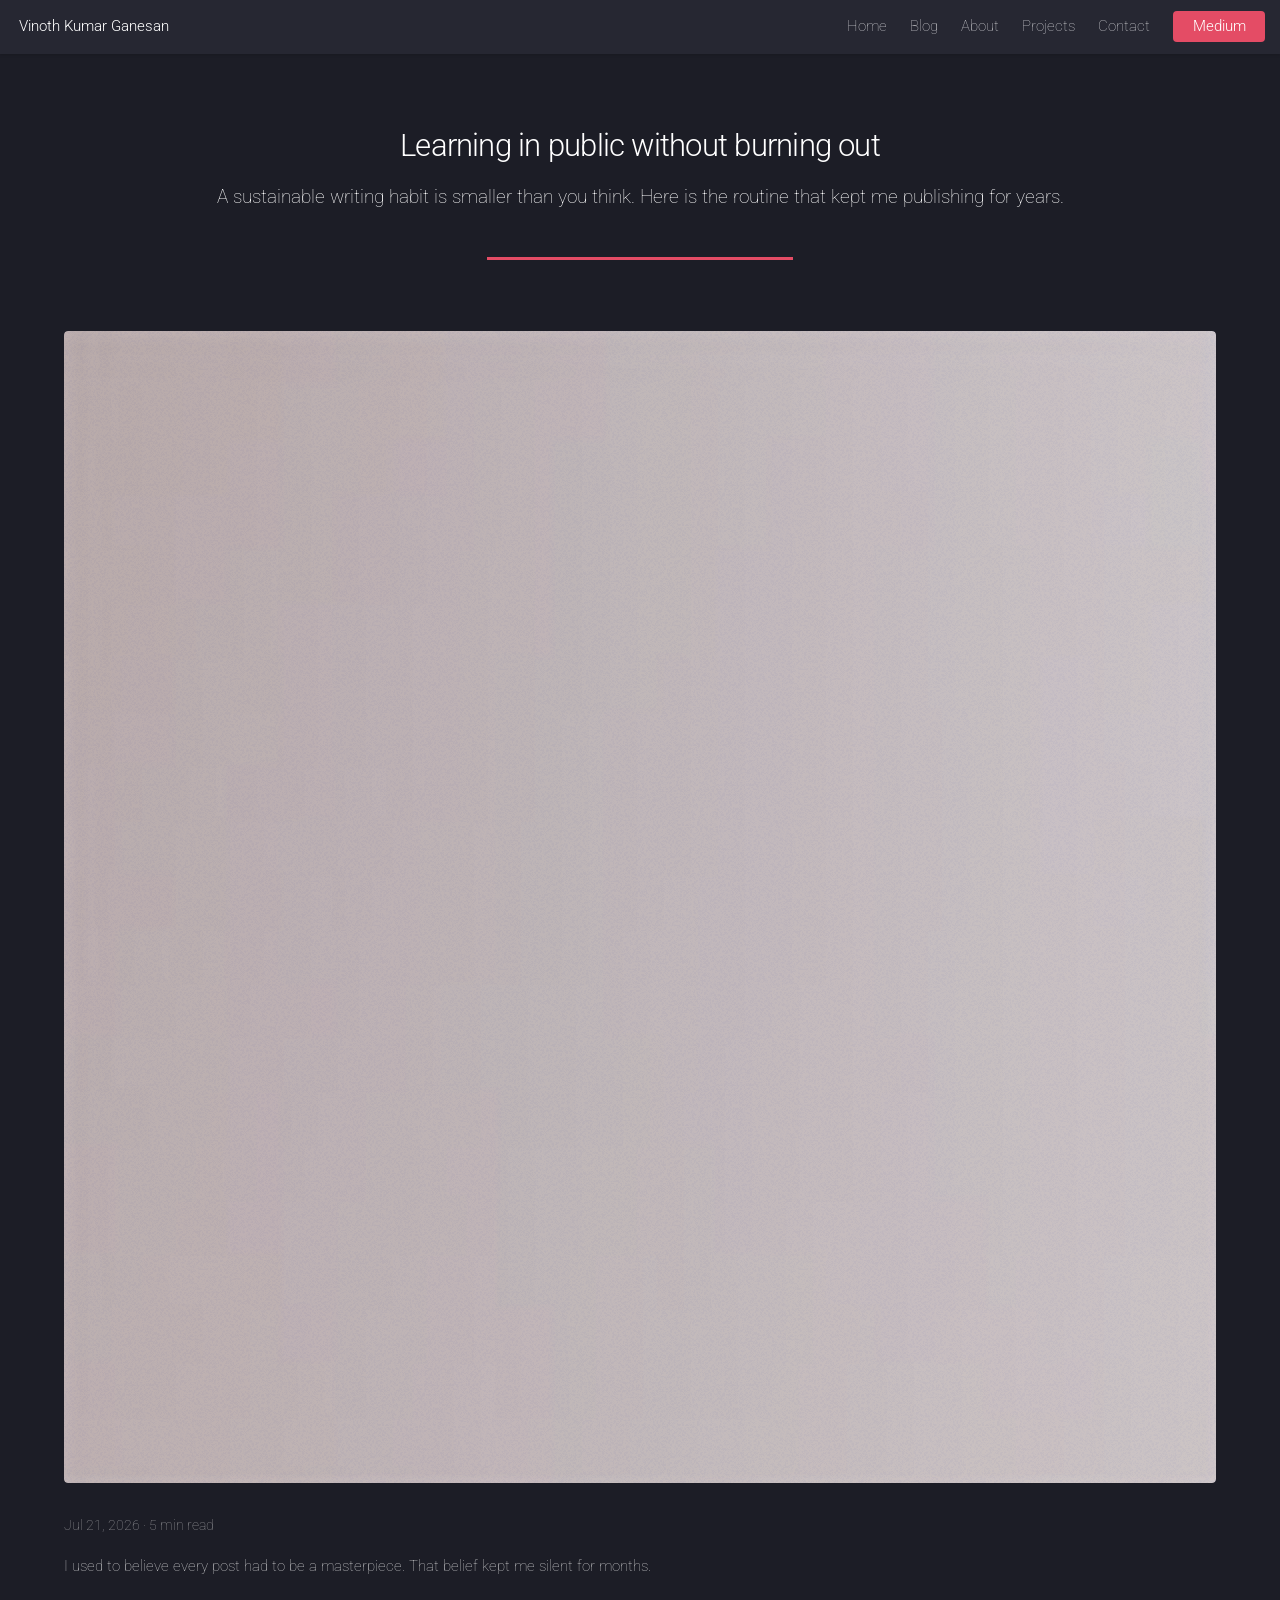
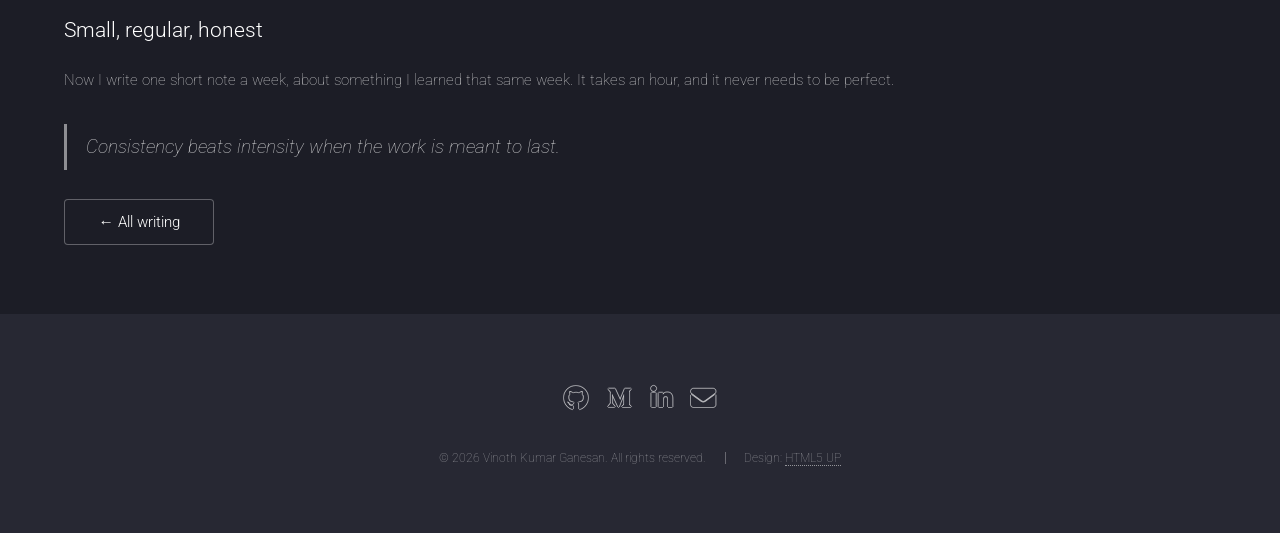
<file: posts/learning-in-public-without-burning-out.html>
<!DOCTYPE HTML>
<!--
	Landed by HTML5 UP
	html5up.net | @ajlkn
	Free for personal and commercial use under the CCA 3.0 license (html5up.net/license)
-->
<html lang="en">
	<head>
		<title>Learning in public without burning out · Vinoth Kumar Ganesan</title>
		<meta charset="utf-8" />
		<meta name="viewport" content="width=device-width, initial-scale=1, user-scalable=no" />
		<meta name="description" content="Vinoth Kumar Ganesan: writing about AI engineering, architecture, and building software." />
		<link rel="stylesheet" href="../assets/css/main.css" />
		<link rel="stylesheet" href="../assets/css/custom.css" />
		<noscript><link rel="stylesheet" href="../assets/css/noscript.css" /></noscript>
	</head>
	<body class="is-preload">
		<div id="page-wrapper">
			<header id="header">
				<h1 id="logo"><a href="../index.html">Vinoth Kumar Ganesan</a></h1>
				<nav id="nav"><ul><li><a href="../index.html">Home</a></li><li><a href="../blog.html" class="active">Blog</a></li><li><a href="../about.html">About</a></li><li><a href="../projects.html">Projects</a></li><li><a href="../contact.html">Contact</a></li><li><a href="https://medium.com/@yourhandle" class="button primary" target="_blank" rel="noopener">Medium</a></li></ul></nav>
			</header>
			<div id="main" class="wrapper style1">
				<div class="container">
					<header class="major">
						<h2>Learning in public without burning out</h2>
						<p>A sustainable writing habit is smaller than you think. Here is the routine that kept me publishing for years.</p>
					</header>
					<section id="content" class="post-body">
						<span class="image fit"><img src="../images/pic08.jpg" alt="" /></span>
						<p class="post-meta"><time datetime="2026-07-21">Jul 21, 2026</time> · 5 min read</p>
<p>I used to believe every post had to be a masterpiece. That belief kept me silent for months.</p>
<h3>Small, regular, honest</h3>
<p>Now I write one short note a week, about something I learned that same week. It takes an hour, and it never needs to be perfect.</p>
<blockquote>Consistency beats intensity when the work is meant to last.</blockquote>
						<ul class="actions"><li><a href="../blog.html" class="button">← All writing</a></li></ul>
					</section>
				</div>
			</div>

			<footer id="footer">
					<ul class="icons">
						<li><a href="https://github.com/yourusername" class="icon brands alt fa-github" target="_blank" rel="noopener"><span class="label">GitHub</span></a></li>
						<li><a href="https://medium.com/@yourhandle" class="icon brands alt fa-medium-m" target="_blank" rel="noopener"><span class="label">Medium</span></a></li>
						<li><a href="https://www.linkedin.com/in/vinothkumar23" class="icon brands alt fa-linkedin-in" target="_blank" rel="noopener"><span class="label">LinkedIn</span></a></li>
						<li><a href="mailto:writetovinothg@gmail.com" class="icon solid alt fa-envelope"><span class="label">Email</span></a></li>
					</ul>
					<ul class="copyright">
						<li>&copy; 2026 Vinoth Kumar Ganesan. All rights reserved.</li><li>Design: <a href="https://html5up.net">HTML5 UP</a></li>
					</ul>
				</footer>
		</div>
		<script src="../assets/js/jquery.min.js"></script>
		<script src="../assets/js/jquery.scrolly.min.js"></script>
		<script src="../assets/js/jquery.dropotron.min.js"></script>
		<script src="../assets/js/jquery.scrollex.min.js"></script>
		<script src="../assets/js/browser.min.js"></script>
		<script src="../assets/js/breakpoints.min.js"></script>
		<script src="../assets/js/util.js"></script>
		<script src="../assets/js/main.js"></script>

	</body>
</html>
</file>
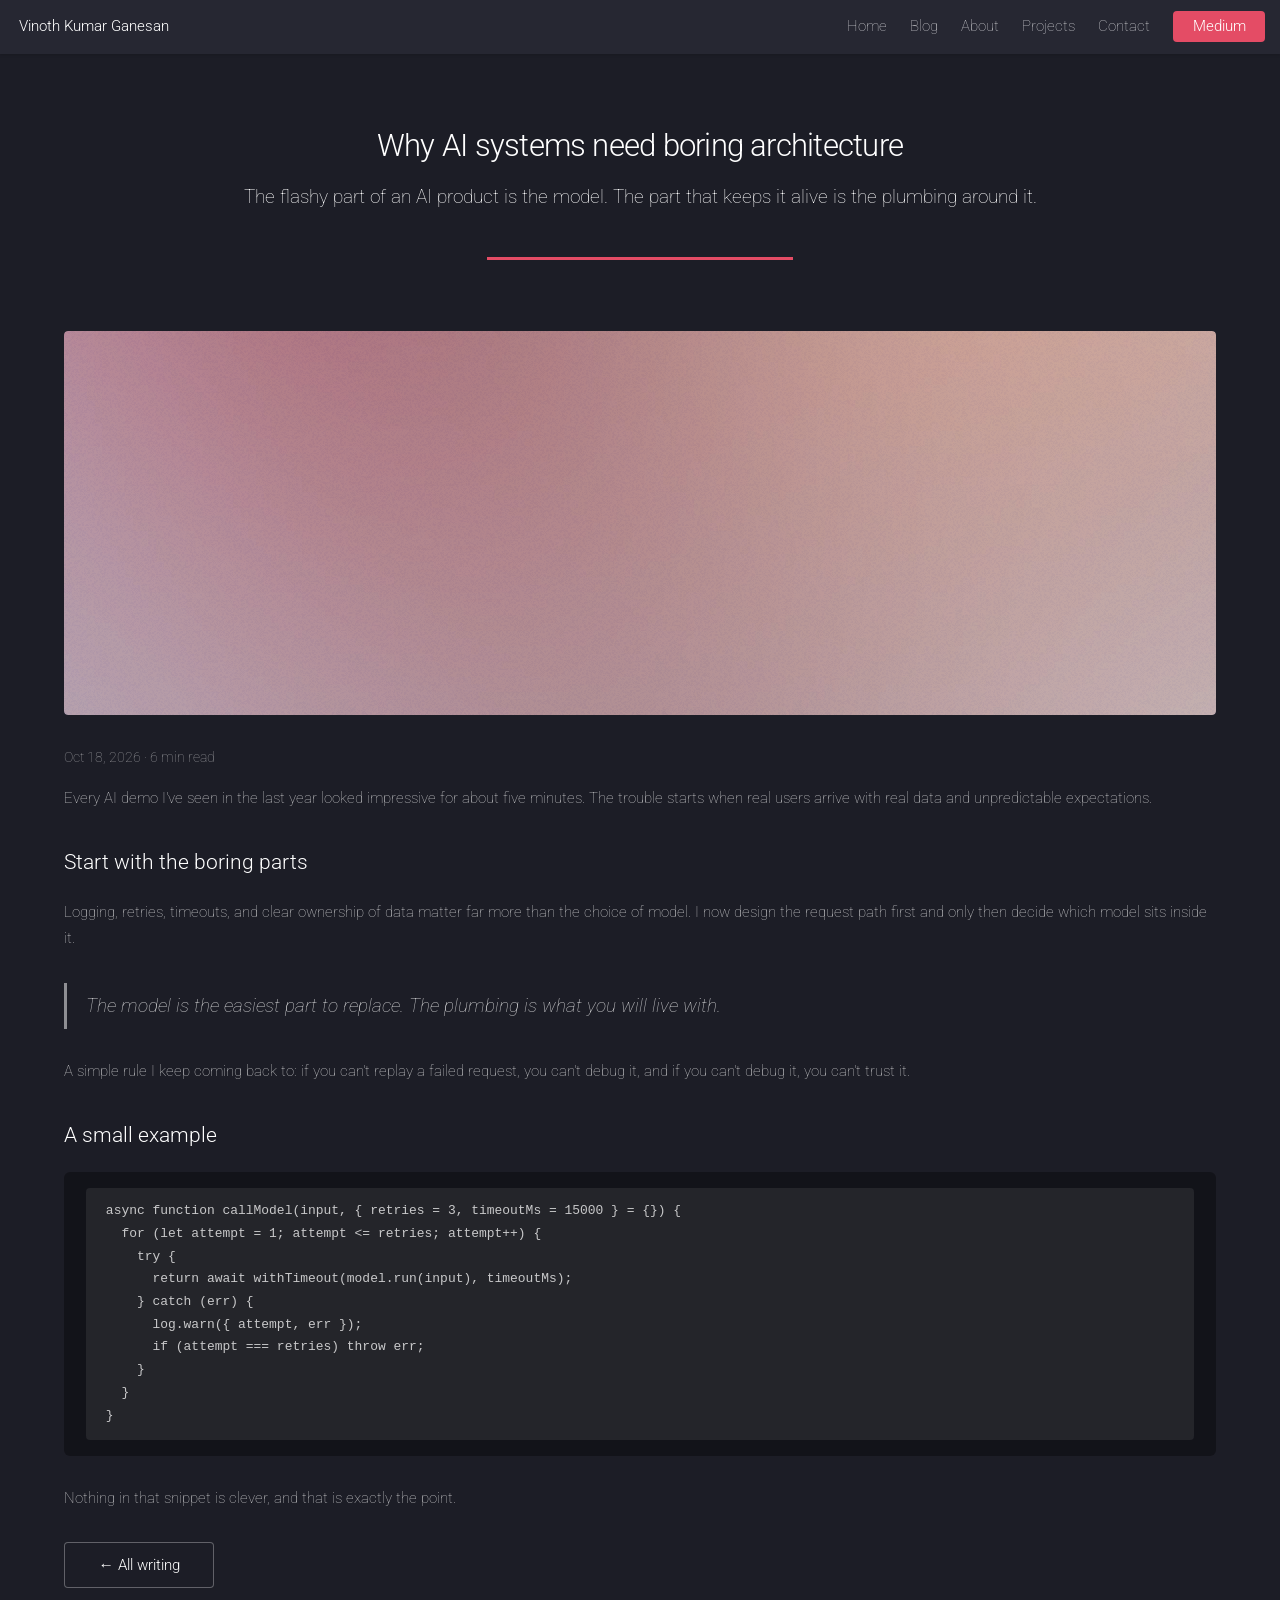
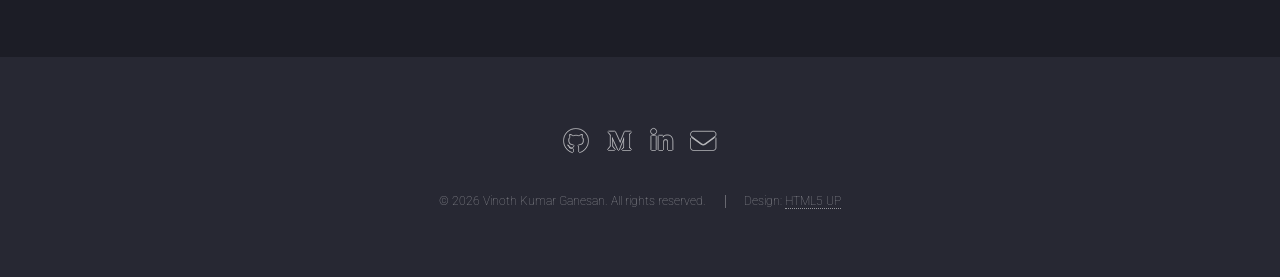
<file: posts/why-ai-systems-need-boring-architecture.html>
<!DOCTYPE HTML>
<!--
	Landed by HTML5 UP
	html5up.net | @ajlkn
	Free for personal and commercial use under the CCA 3.0 license (html5up.net/license)
-->
<html lang="en">
	<head>
		<title>Why AI systems need boring architecture · Vinoth Kumar Ganesan</title>
		<meta charset="utf-8" />
		<meta name="viewport" content="width=device-width, initial-scale=1, user-scalable=no" />
		<meta name="description" content="Vinoth Kumar Ganesan: writing about AI engineering, architecture, and building software." />
		<link rel="stylesheet" href="../assets/css/main.css" />
		<link rel="stylesheet" href="../assets/css/custom.css" />
		<noscript><link rel="stylesheet" href="../assets/css/noscript.css" /></noscript>
	</head>
	<body class="is-preload">
		<div id="page-wrapper">
			<header id="header">
				<h1 id="logo"><a href="../index.html">Vinoth Kumar Ganesan</a></h1>
				<nav id="nav"><ul><li><a href="../index.html">Home</a></li><li><a href="../blog.html" class="active">Blog</a></li><li><a href="../about.html">About</a></li><li><a href="../projects.html">Projects</a></li><li><a href="../contact.html">Contact</a></li><li><a href="https://medium.com/@yourhandle" class="button primary" target="_blank" rel="noopener">Medium</a></li></ul></nav>
			</header>
			<div id="main" class="wrapper style1">
				<div class="container">
					<header class="major">
						<h2>Why AI systems need boring architecture</h2>
						<p>The flashy part of an AI product is the model. The part that keeps it alive is the plumbing around it.</p>
					</header>
					<section id="content" class="post-body">
						<span class="image fit"><img src="../images/pic05.jpg" alt="" /></span>
						<p class="post-meta"><time datetime="2026-10-18">Oct 18, 2026</time> · 6 min read</p>
<p>Every AI demo I&#x27;ve seen in the last year looked impressive for about five minutes. The trouble starts when real users arrive with real data and unpredictable expectations.</p>
<h3>Start with the boring parts</h3>
<p>Logging, retries, timeouts, and clear ownership of data matter far more than the choice of model. I now design the request path first and only then decide which model sits inside it.</p>
<blockquote>The model is the easiest part to replace. The plumbing is what you will live with.</blockquote>
<p>A simple rule I keep coming back to: if you can&#x27;t replay a failed request, you can&#x27;t debug it, and if you can&#x27;t debug it, you can&#x27;t trust it.</p>
<h3>A small example</h3>
<pre><code>async function callModel(input, { retries = 3, timeoutMs = 15000 } = {}) {
  for (let attempt = 1; attempt &lt;= retries; attempt++) {
    try {
      return await withTimeout(model.run(input), timeoutMs);
    } catch (err) {
      log.warn({ attempt, err });
      if (attempt === retries) throw err;
    }
  }
}</code></pre>
<p>Nothing in that snippet is clever, and that is exactly the point.</p>
						<ul class="actions"><li><a href="../blog.html" class="button">← All writing</a></li></ul>
					</section>
				</div>
			</div>

			<footer id="footer">
					<ul class="icons">
						<li><a href="https://github.com/yourusername" class="icon brands alt fa-github" target="_blank" rel="noopener"><span class="label">GitHub</span></a></li>
						<li><a href="https://medium.com/@yourhandle" class="icon brands alt fa-medium-m" target="_blank" rel="noopener"><span class="label">Medium</span></a></li>
						<li><a href="https://www.linkedin.com/in/vinothkumar23" class="icon brands alt fa-linkedin-in" target="_blank" rel="noopener"><span class="label">LinkedIn</span></a></li>
						<li><a href="mailto:writetovinothg@gmail.com" class="icon solid alt fa-envelope"><span class="label">Email</span></a></li>
					</ul>
					<ul class="copyright">
						<li>&copy; 2026 Vinoth Kumar Ganesan. All rights reserved.</li><li>Design: <a href="https://html5up.net">HTML5 UP</a></li>
					</ul>
				</footer>
		</div>
		<script src="../assets/js/jquery.min.js"></script>
		<script src="../assets/js/jquery.scrolly.min.js"></script>
		<script src="../assets/js/jquery.dropotron.min.js"></script>
		<script src="../assets/js/jquery.scrollex.min.js"></script>
		<script src="../assets/js/browser.min.js"></script>
		<script src="../assets/js/breakpoints.min.js"></script>
		<script src="../assets/js/util.js"></script>
		<script src="../assets/js/main.js"></script>

	</body>
</html>
</file>
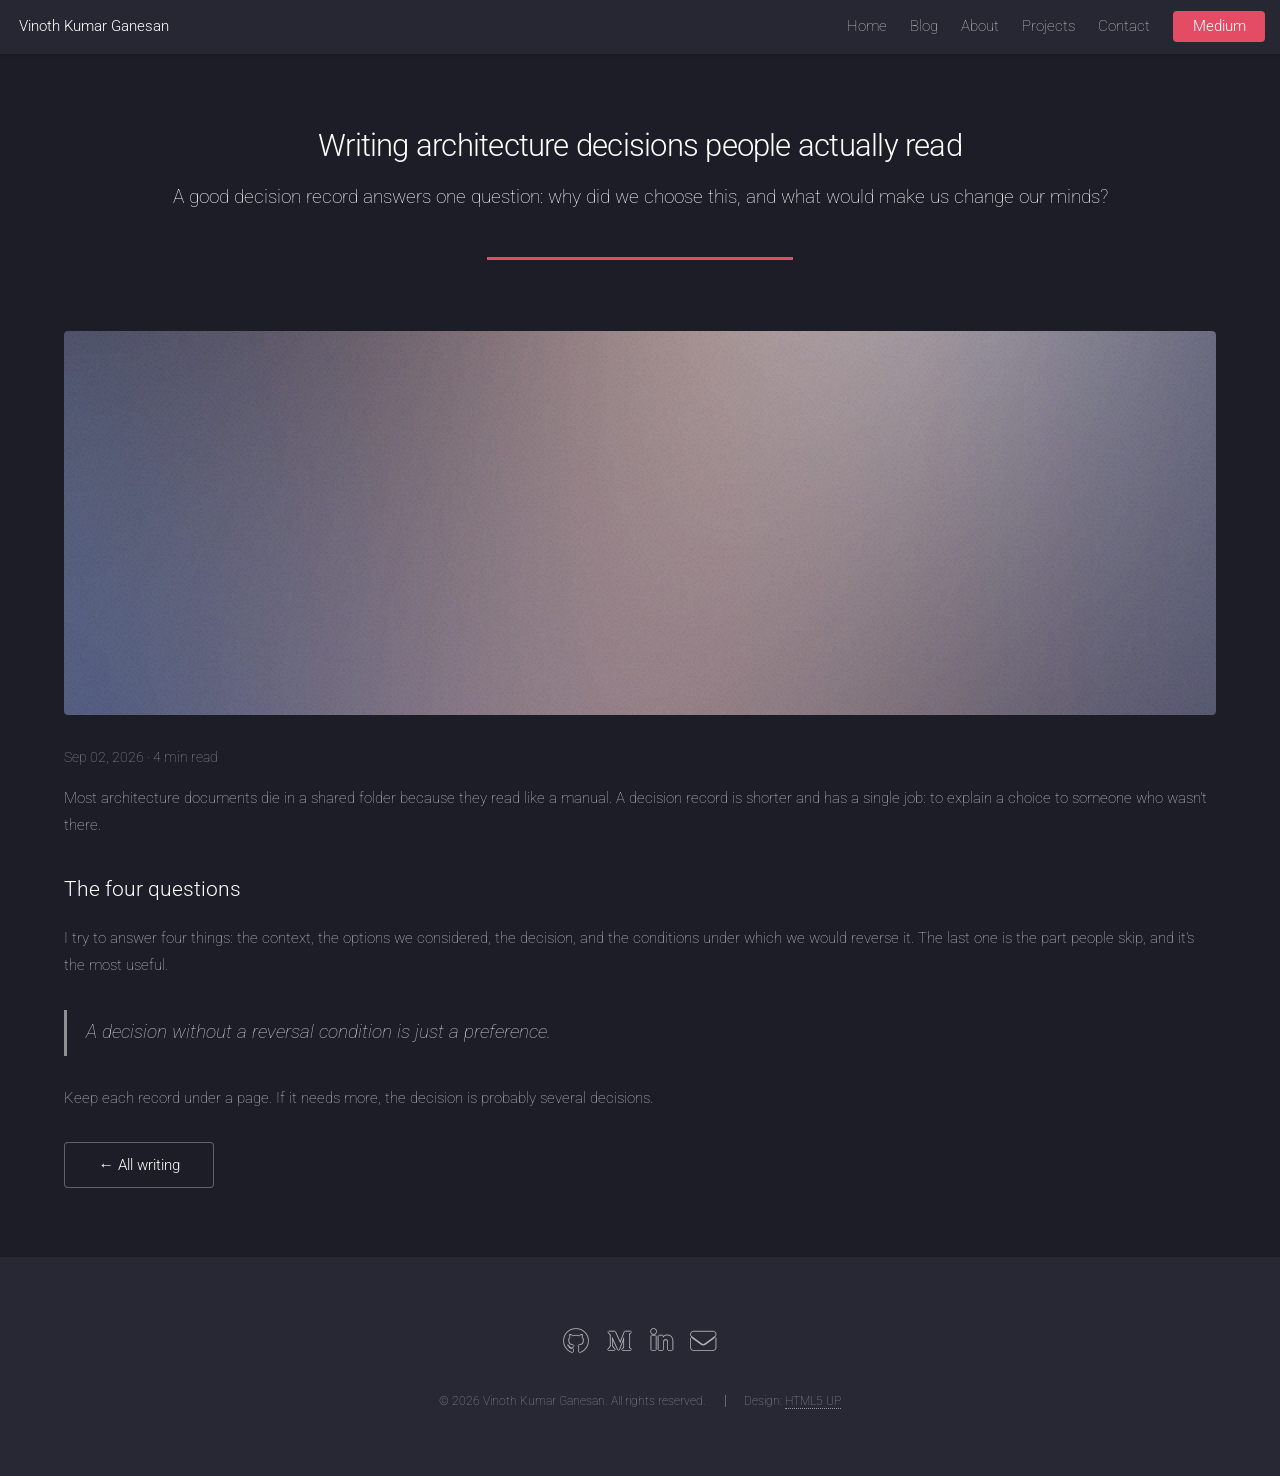
<file: posts/writing-architecture-decisions-people-read.html>
<!DOCTYPE HTML>
<!--
	Landed by HTML5 UP
	html5up.net | @ajlkn
	Free for personal and commercial use under the CCA 3.0 license (html5up.net/license)
-->
<html lang="en">
	<head>
		<title>Writing architecture decisions people actually read · Vinoth Kumar Ganesan</title>
		<meta charset="utf-8" />
		<meta name="viewport" content="width=device-width, initial-scale=1, user-scalable=no" />
		<meta name="description" content="Vinoth Kumar Ganesan: writing about AI engineering, architecture, and building software." />
		<link rel="stylesheet" href="../assets/css/main.css" />
		<link rel="stylesheet" href="../assets/css/custom.css" />
		<noscript><link rel="stylesheet" href="../assets/css/noscript.css" /></noscript>
	</head>
	<body class="is-preload">
		<div id="page-wrapper">
			<header id="header">
				<h1 id="logo"><a href="../index.html">Vinoth Kumar Ganesan</a></h1>
				<nav id="nav"><ul><li><a href="../index.html">Home</a></li><li><a href="../blog.html" class="active">Blog</a></li><li><a href="../about.html">About</a></li><li><a href="../projects.html">Projects</a></li><li><a href="../contact.html">Contact</a></li><li><a href="https://medium.com/@yourhandle" class="button primary" target="_blank" rel="noopener">Medium</a></li></ul></nav>
			</header>
			<div id="main" class="wrapper style1">
				<div class="container">
					<header class="major">
						<h2>Writing architecture decisions people actually read</h2>
						<p>A good decision record answers one question: why did we choose this, and what would make us change our minds?</p>
					</header>
					<section id="content" class="post-body">
						<span class="image fit"><img src="../images/pic06.jpg" alt="" /></span>
						<p class="post-meta"><time datetime="2026-09-02">Sep 02, 2026</time> · 4 min read</p>
<p>Most architecture documents die in a shared folder because they read like a manual. A decision record is shorter and has a single job: to explain a choice to someone who wasn&#x27;t there.</p>
<h3>The four questions</h3>
<p>I try to answer four things: the context, the options we considered, the decision, and the conditions under which we would reverse it. The last one is the part people skip, and it&#x27;s the most useful.</p>
<blockquote>A decision without a reversal condition is just a preference.</blockquote>
<p>Keep each record under a page. If it needs more, the decision is probably several decisions.</p>
						<ul class="actions"><li><a href="../blog.html" class="button">← All writing</a></li></ul>
					</section>
				</div>
			</div>

			<footer id="footer">
					<ul class="icons">
						<li><a href="https://github.com/yourusername" class="icon brands alt fa-github" target="_blank" rel="noopener"><span class="label">GitHub</span></a></li>
						<li><a href="https://medium.com/@yourhandle" class="icon brands alt fa-medium-m" target="_blank" rel="noopener"><span class="label">Medium</span></a></li>
						<li><a href="https://www.linkedin.com/in/vinothkumar23" class="icon brands alt fa-linkedin-in" target="_blank" rel="noopener"><span class="label">LinkedIn</span></a></li>
						<li><a href="mailto:writetovinothg@gmail.com" class="icon solid alt fa-envelope"><span class="label">Email</span></a></li>
					</ul>
					<ul class="copyright">
						<li>&copy; 2026 Vinoth Kumar Ganesan. All rights reserved.</li><li>Design: <a href="https://html5up.net">HTML5 UP</a></li>
					</ul>
				</footer>
		</div>
		<script src="../assets/js/jquery.min.js"></script>
		<script src="../assets/js/jquery.scrolly.min.js"></script>
		<script src="../assets/js/jquery.dropotron.min.js"></script>
		<script src="../assets/js/jquery.scrollex.min.js"></script>
		<script src="../assets/js/browser.min.js"></script>
		<script src="../assets/js/breakpoints.min.js"></script>
		<script src="../assets/js/util.js"></script>
		<script src="../assets/js/main.js"></script>

	</body>
</html>
</file>
<file: assets/css/custom.css>
/* Site-specific additions on top of the HTML5 UP Landed template */
.hidden { display: none !important; }
.post-meta { opacity: .7; font-size: .9rem; margin: .2rem 0 .8rem; }
.post-card .image img { height: 200px; width: 100%; object-fit: cover; }
.post-card h3 { margin: 1.1rem 0 .4rem; }
.tags { list-style: none; padding: 0; margin: .8rem 0 0; }
.tags li { display: inline-block; margin: 0 .4rem .4rem 0; padding: .2rem .75rem;
  border: 1px solid rgba(255,255,255,.25); border-radius: 999px; font-size: .8rem; }
.filter-bar { display: flex; flex-wrap: wrap; gap: 1rem; align-items: center;
  justify-content: space-between; margin: 0 0 2.5rem; }
.filter-bar input[type="search"] { width: 260px; max-width: 100%; padding: .7rem 1rem;
  border: 1px solid rgba(255,255,255,.25); border-radius: 4px;
  background: rgba(0,0,0,.25); color: inherit; font: inherit; }
.filter-buttons { display: flex; flex-wrap: wrap; gap: .5rem; list-style: none; padding: 0; margin: 0; }
.filter-buttons .button { font-size: .8rem; height: auto; line-height: 1.2; padding: .6rem 1rem; display: inline-block; }
.post-body h3 { margin-top: 2.2rem; }
.post-body blockquote { font-size: 1.2rem; font-style: italic; padding-left: 1.2rem;
  border-left: 3px solid rgba(255,255,255,.5); margin: 1.8rem 0; }
.post-body pre { overflow-x: auto; padding: 1rem 1.2rem; background: rgba(0,0,0,.35);
  border-radius: 6px; font-size: .9rem; line-height: 1.6; }

/* ---- About page: experience timeline ---- */
.timeline { position: relative; list-style: none; margin: 0; padding: 0; }
.timeline::before { content: ""; position: absolute; left: 50%; top: 0; bottom: 0; width: 2px; margin-left: -1px; background: rgba(255,255,255,.15); }
.timeline .progress { position: absolute; left: 50%; top: 0; bottom: 0; width: 2px; margin-left: -1px;
  background: linear-gradient(to bottom, #f1c40f, #e74c3c); transform-origin: top center;
  transform: scaleY(var(--p, 0)); }
.tl-item { position: relative; width: 50%; padding: 0 2.5rem 3rem; opacity: 0; transform: translateY(30px);
  transition: opacity .7s ease, transform .7s cubic-bezier(.2,.8,.2,1); }
.tl-item:nth-of-type(odd) { left: 0; text-align: right; }
.tl-item:nth-of-type(even) { left: 50%; text-align: left; }
.tl-item.in { opacity: 1; transform: none; }
.tl-item .dot { position: absolute; top: .9rem; width: 16px; height: 16px; border-radius: 50%;
  background: #f1c40f; box-shadow: 0 0 0 4px rgba(241,196,15,.25); }
.tl-item:nth-of-type(odd) .dot { right: -8px; }
.tl-item:nth-of-type(even) .dot { left: -8px; }
.tl-card { background: rgba(255,255,255,.04); border: 1px solid rgba(255,255,255,.12);
  border-radius: 8px; padding: 1.4rem 1.5rem; text-align: left; }
.tl-card h3 { margin: .3rem 0; font-size: 1.25rem; }
.tl-card ul { margin: .8rem 0 0 1.1rem; padding: 0; font-size: .95rem; }
.tl-card li { margin-bottom: .35rem; }
.tl-period { font-size: .8rem; letter-spacing: .04em; opacity: .7; }
.tl-company { margin: 0; opacity: .8; font-size: .95rem; }
@media (max-width: 736px) {
  .timeline::before, .timeline .progress { left: 10px; margin-left: 0; }
  .tl-item { width: 100%; left: 0 !important; text-align: left; padding: 0 0 2.2rem 2.5rem; }
  .tl-item .dot { left: 2px !important; right: auto !important; }
}
@media (prefers-reduced-motion: reduce) {
  .tl-item { opacity: 1; transform: none; }
  .timeline .progress { transform: scaleY(1); }
}
</file>
<file: assets/css/noscript.css>
/*
	Landed by HTML5 UP
	html5up.net | @ajlkn
	Free for personal and commercial use under the CCA 3.0 license (html5up.net/license)
*/

/* Loader */

	body.landing.is-preload:before {
		display: none;
	}

	body.landing.is-preload:after {
		display: none;
	}
</file>
<file: assets/css/main.css>
@import url("fontawesome-all.min.css");
@import url("https://fonts.googleapis.com/css?family=Roboto:100,300,100italic,300italic");

/*
	Landed by HTML5 UP
	html5up.net | @ajlkn
	Free for personal and commercial use under the CCA 3.0 license (html5up.net/license)
*/

html, body, div, span, applet, object,
iframe, h1, h2, h3, h4, h5, h6, p, blockquote,
pre, a, abbr, acronym, address, big, cite,
code, del, dfn, em, img, ins, kbd, q, s, samp,
small, strike, strong, sub, sup, tt, var, b,
u, i, center, dl, dt, dd, ol, ul, li, fieldset,
form, label, legend, table, caption, tbody,
tfoot, thead, tr, th, td, article, aside,
canvas, details, embed, figure, figcaption,
footer, header, hgroup, menu, nav, output, ruby,
section, summary, time, mark, audio, video {
	margin: 0;
	padding: 0;
	border: 0;
	font-size: 100%;
	font: inherit;
	vertical-align: baseline;}

article, aside, details, figcaption, figure,
footer, header, hgroup, menu, nav, section {
	display: block;}

body {
	line-height: 1;
}

ol, ul {
	list-style: none;
}

blockquote, q {
	quotes: none;
}

	blockquote:before, blockquote:after, q:before, q:after {
		content: '';
		content: none;
	}

table {
	border-collapse: collapse;
	border-spacing: 0;
}

body {
	-webkit-text-size-adjust: none;
}

mark {
	background-color: transparent;
	color: inherit;
}

input::-moz-focus-inner {
	border: 0;
	padding: 0;
}

input, select, textarea {
	-moz-appearance: none;
	-webkit-appearance: none;
	-ms-appearance: none;
	appearance: none;
}

/* Basic */

	html {
		box-sizing: border-box;
	}

	*, *:before, *:after {
		box-sizing: inherit;
	}

	html, body {
		background: #1c1d26;
	}

	body.is-preload *, body.is-preload *:before, body.is-preload *:after {
		-moz-animation: none !important;
		-webkit-animation: none !important;
		-ms-animation: none !important;
		animation: none !important;
		-moz-transition: none !important;
		-webkit-transition: none !important;
		-ms-transition: none !important;
		transition: none !important;
	}

	body, input, select, textarea {
		color: rgba(255, 255, 255, 0.75);
		font-family: "Roboto", Helvetica, sans-serif;
		font-size: 15pt;
		font-weight: 100;
		line-height: 1.75em;
	}

	a {
		-moz-transition: border-color 0.2s ease-in-out, color 0.2s ease-in-out;
		-webkit-transition: border-color 0.2s ease-in-out, color 0.2s ease-in-out;
		-ms-transition: border-color 0.2s ease-in-out, color 0.2s ease-in-out;
		transition: border-color 0.2s ease-in-out, color 0.2s ease-in-out;
		border-bottom: dotted 1px;
		color: #e44c65;
		text-decoration: none;
	}

		a:hover {
			color: #e44c65 !important;
			border-bottom-color: transparent;
		}

	strong, b {
		color: #ffffff;
		font-weight: 300;
	}

	em, i {
		font-style: italic;
	}

	p {
		margin: 0 0 2em 0;
	}

	h1, h2, h3, h4, h5, h6 {
		color: #ffffff;
		font-weight: 300;
		line-height: 1em;
		margin: 0 0 1em 0;
	}

		h1 a, h2 a, h3 a, h4 a, h5 a, h6 a {
			color: inherit;
			border: 0;
		}

	h2 {
		font-size: 2em;
		line-height: 1.5em;
		letter-spacing: -0.025em;
	}

	h3 {
		font-size: 1.35em;
		line-height: 1.5em;
	}

	h4 {
		font-size: 1.1em;
		line-height: 1.5em;
	}

	h5 {
		font-size: 0.9em;
		line-height: 1.5em;
	}

	h6 {
		font-size: 0.7em;
		line-height: 1.5em;
	}

	sub {
		font-size: 0.8em;
		position: relative;
		top: 0.5em;
	}

	sup {
		font-size: 0.8em;
		position: relative;
		top: -0.5em;
	}

	hr {
		border: 0;
		border-bottom: solid 1px rgba(255, 255, 255, 0.3);
		margin: 3em 0;
	}

		hr.major {
			margin: 4em 0;
		}

	blockquote {
		border-left: solid 4px rgba(255, 255, 255, 0.3);
		font-style: italic;
		margin: 0 0 2em 0;
		padding: 0.5em 0 0.5em 2em;
	}

	code {
		background: rgba(255, 255, 255, 0.075);
		border-radius: 4px;
		font-family: "Courier New", monospace;
		font-size: 0.9em;
		margin: 0 0.25em;
		padding: 0.25em 0.65em;
	}

	pre {
		-webkit-overflow-scrolling: touch;
		font-family: "Courier New", monospace;
		font-size: 0.9em;
		margin: 0 0 2em 0;
	}

		pre code {
			display: block;
			line-height: 1.75em;
			padding: 1em 1.5em;
			overflow-x: auto;
		}

	.align-left {
		text-align: left;
	}

	.align-center {
		text-align: center;
	}

	.align-right {
		text-align: right;
	}

/* Loader */

	@-moz-keyframes spinner-show {
		0% {
			opacity: 0;
		}

		100% {
			opacity: 1;
		}
	}

	@-webkit-keyframes spinner-show {
		0% {
			opacity: 0;
		}

		100% {
			opacity: 1;
		}
	}

	@-ms-keyframes spinner-show {
		0% {
			opacity: 0;
		}

		100% {
			opacity: 1;
		}
	}

	@keyframes spinner-show {
		0% {
			opacity: 0;
		}

		100% {
			opacity: 1;
		}
	}

	@-moz-keyframes spinner-hide {
		0% {
			color: rgba(255, 255, 255, 0.15);
			z-index: 100001;
			-moz-transform: scale(1) rotate(0deg);
			-webkit-transform: scale(1) rotate(0deg);
			-ms-transform: scale(1) rotate(0deg);
			transform: scale(1) rotate(0deg);
		}

		99% {
			color: #1c1d26;
			z-index: 100001;
			-moz-transform: scale(0.5) rotate(360deg);
			-webkit-transform: scale(0.5) rotate(360deg);
			-ms-transform: scale(0.5) rotate(360deg);
			transform: scale(0.5) rotate(360deg);
		}

		100% {
			color: #1c1d26;
			z-index: -1;
			-moz-transform: scale(0.5) rotate(360deg);
			-webkit-transform: scale(0.5) rotate(360deg);
			-ms-transform: scale(0.5) rotate(360deg);
			transform: scale(0.5) rotate(360deg);
		}
	}

	@-webkit-keyframes spinner-hide {
		0% {
			color: rgba(255, 255, 255, 0.15);
			z-index: 100001;
			-moz-transform: scale(1) rotate(0deg);
			-webkit-transform: scale(1) rotate(0deg);
			-ms-transform: scale(1) rotate(0deg);
			transform: scale(1) rotate(0deg);
		}

		99% {
			color: #1c1d26;
			z-index: 100001;
			-moz-transform: scale(0.5) rotate(360deg);
			-webkit-transform: scale(0.5) rotate(360deg);
			-ms-transform: scale(0.5) rotate(360deg);
			transform: scale(0.5) rotate(360deg);
		}

		100% {
			color: #1c1d26;
			z-index: -1;
			-moz-transform: scale(0.5) rotate(360deg);
			-webkit-transform: scale(0.5) rotate(360deg);
			-ms-transform: scale(0.5) rotate(360deg);
			transform: scale(0.5) rotate(360deg);
		}
	}

	@-ms-keyframes spinner-hide {
		0% {
			color: rgba(255, 255, 255, 0.15);
			z-index: 100001;
			-moz-transform: scale(1) rotate(0deg);
			-webkit-transform: scale(1) rotate(0deg);
			-ms-transform: scale(1) rotate(0deg);
			transform: scale(1) rotate(0deg);
		}

		99% {
			color: #1c1d26;
			z-index: 100001;
			-moz-transform: scale(0.5) rotate(360deg);
			-webkit-transform: scale(0.5) rotate(360deg);
			-ms-transform: scale(0.5) rotate(360deg);
			transform: scale(0.5) rotate(360deg);
		}

		100% {
			color: #1c1d26;
			z-index: -1;
			-moz-transform: scale(0.5) rotate(360deg);
			-webkit-transform: scale(0.5) rotate(360deg);
			-ms-transform: scale(0.5) rotate(360deg);
			transform: scale(0.5) rotate(360deg);
		}
	}

	@keyframes spinner-hide {
		0% {
			color: rgba(255, 255, 255, 0.15);
			z-index: 100001;
			-moz-transform: scale(1) rotate(0deg);
			-webkit-transform: scale(1) rotate(0deg);
			-ms-transform: scale(1) rotate(0deg);
			transform: scale(1) rotate(0deg);
		}

		99% {
			color: #1c1d26;
			z-index: 100001;
			-moz-transform: scale(0.5) rotate(360deg);
			-webkit-transform: scale(0.5) rotate(360deg);
			-ms-transform: scale(0.5) rotate(360deg);
			transform: scale(0.5) rotate(360deg);
		}

		100% {
			color: #1c1d26;
			z-index: -1;
			-moz-transform: scale(0.5) rotate(360deg);
			-webkit-transform: scale(0.5) rotate(360deg);
			-ms-transform: scale(0.5) rotate(360deg);
			transform: scale(0.5) rotate(360deg);
		}
	}

	@-moz-keyframes spinner-rotate {
		0% {
			-moz-transform: scale(1) rotate(0deg);
			-webkit-transform: scale(1) rotate(0deg);
			-ms-transform: scale(1) rotate(0deg);
			transform: scale(1) rotate(0deg);
		}

		100% {
			-moz-transform: scale(1) rotate(360deg);
			-webkit-transform: scale(1) rotate(360deg);
			-ms-transform: scale(1) rotate(360deg);
			transform: scale(1) rotate(360deg);
		}
	}

	@-webkit-keyframes spinner-rotate {
		0% {
			-moz-transform: scale(1) rotate(0deg);
			-webkit-transform: scale(1) rotate(0deg);
			-ms-transform: scale(1) rotate(0deg);
			transform: scale(1) rotate(0deg);
		}

		100% {
			-moz-transform: scale(1) rotate(360deg);
			-webkit-transform: scale(1) rotate(360deg);
			-ms-transform: scale(1) rotate(360deg);
			transform: scale(1) rotate(360deg);
		}
	}

	@-ms-keyframes spinner-rotate {
		0% {
			-moz-transform: scale(1) rotate(0deg);
			-webkit-transform: scale(1) rotate(0deg);
			-ms-transform: scale(1) rotate(0deg);
			transform: scale(1) rotate(0deg);
		}

		100% {
			-moz-transform: scale(1) rotate(360deg);
			-webkit-transform: scale(1) rotate(360deg);
			-ms-transform: scale(1) rotate(360deg);
			transform: scale(1) rotate(360deg);
		}
	}

	@keyframes spinner-rotate {
		0% {
			-moz-transform: scale(1) rotate(0deg);
			-webkit-transform: scale(1) rotate(0deg);
			-ms-transform: scale(1) rotate(0deg);
			transform: scale(1) rotate(0deg);
		}

		100% {
			-moz-transform: scale(1) rotate(360deg);
			-webkit-transform: scale(1) rotate(360deg);
			-ms-transform: scale(1) rotate(360deg);
			transform: scale(1) rotate(360deg);
		}
	}

	@-moz-keyframes overlay-hide {
		0% {
			opacity: 1;
			z-index: 100000;
		}

		15% {
			opacity: 1;
			z-index: 100000;
		}

		99% {
			opacity: 0;
			z-index: 100000;
		}

		100% {
			opacity: 0;
			z-index: -1;
		}
	}

	@-webkit-keyframes overlay-hide {
		0% {
			opacity: 1;
			z-index: 100000;
		}

		15% {
			opacity: 1;
			z-index: 100000;
		}

		99% {
			opacity: 0;
			z-index: 100000;
		}

		100% {
			opacity: 0;
			z-index: -1;
		}
	}

	@-ms-keyframes overlay-hide {
		0% {
			opacity: 1;
			z-index: 100000;
		}

		15% {
			opacity: 1;
			z-index: 100000;
		}

		99% {
			opacity: 0;
			z-index: 100000;
		}

		100% {
			opacity: 0;
			z-index: -1;
		}
	}

	@keyframes overlay-hide {
		0% {
			opacity: 1;
			z-index: 100000;
		}

		15% {
			opacity: 1;
			z-index: 100000;
		}

		99% {
			opacity: 0;
			z-index: 100000;
		}

		100% {
			opacity: 0;
			z-index: -1;
		}
	}

	body.landing {
		text-decoration: none;
	}

		body.landing:before {
			-moz-osx-font-smoothing: grayscale;
			-webkit-font-smoothing: antialiased;
			display: inline-block;
			font-style: normal;
			font-variant: normal;
			text-rendering: auto;
			line-height: 1;
			text-transform: none !important;
			font-family: 'Font Awesome 5 Free';
			font-weight: 900;
		}

		body.landing:before {
			-moz-animation: spinner-show 1.5s 1 0.25s ease forwards, spinner-hide 0.25s ease-in-out forwards !important;
			-webkit-animation: spinner-show 1.5s 1 0.25s ease forwards, spinner-hide 0.25s ease-in-out forwards !important;
			-ms-animation: spinner-show 1.5s 1 0.25s ease forwards, spinner-hide 0.25s ease-in-out forwards !important;
			animation: spinner-show 1.5s 1 0.25s ease forwards, spinner-hide 0.25s ease-in-out forwards !important;
			-moz-transform-origin: 50% 50%;
			-webkit-transform-origin: 50% 50%;
			-ms-transform-origin: 50% 50%;
			transform-origin: 50% 50%;
			color: rgba(255, 255, 255, 0.15);
			content: '\f1ce';
			cursor: default;
			display: block;
			font-size: 2em;
			height: 2em;
			left: 50%;
			line-height: 2em;
			margin: -1em 0 0 -1em;
			opacity: 0;
			position: fixed;
			text-align: center;
			top: 50%;
			width: 2em;
			z-index: -1;
		}

		body.landing:after {
			-moz-animation: overlay-hide 1.5s ease-in forwards !important;
			-webkit-animation: overlay-hide 1.5s ease-in forwards !important;
			-ms-animation: overlay-hide 1.5s ease-in forwards !important;
			animation: overlay-hide 1.5s ease-in forwards !important;
			background: #1c1d26;
			content: '';
			display: block;
			height: 100%;
			left: 0;
			opacity: 0;
			position: fixed;
			top: 0;
			width: 100%;
			z-index: -1;
		}

		body.landing.is-preload:before {
			-moz-animation: spinner-show 1.5s 1 0.25s ease forwards, spinner-rotate 0.75s infinite linear !important;
			-webkit-animation: spinner-show 1.5s 1 0.25s ease forwards, spinner-rotate 0.75s infinite linear !important;
			-ms-animation: spinner-show 1.5s 1 0.25s ease forwards, spinner-rotate 0.75s infinite linear !important;
			animation: spinner-show 1.5s 1 0.25s ease forwards, spinner-rotate 0.75s infinite linear !important;
			z-index: 100001;
		}

		body.landing.is-preload:after {
			-moz-animation: none !important;
			-webkit-animation: none !important;
			-ms-animation: none !important;
			animation: none !important;
			opacity: 1;
			z-index: 100000;
		}

	@media (-webkit-min-device-pixel-ratio: 2) {

		body.landing:before {
			line-height: 2.025em;
		}

	}

/* Container */

	.container {
		margin: 0 auto;
		max-width: calc(100% - 4em);
		width: 70em;
	}

		.container.xsmall {
			width: 17.5em;
		}

		.container.small {
			width: 35em;
		}

		.container.medium {
			width: 52.5em;
		}

		.container.large {
			width: 87.5em;
		}

		.container.xlarge {
			width: 105em;
		}

		.container.max {
			width: 100%;
		}

		@media screen and (max-width: 1280px) {

			.container {
				width: 90%;
				max-width: 100%;
			}

		}

		@media screen and (max-width: 980px) {

			.container {
				width: 100% !important;
			}

		}

/* Row */

	.row {
		display: flex;
		flex-wrap: wrap;
		box-sizing: border-box;
		align-items: stretch;
	}

		.row > * {
			box-sizing: border-box;
		}

		.row.gtr-uniform > * > :last-child {
			margin-bottom: 0;
		}

		.row.aln-left {
			justify-content: flex-start;
		}

		.row.aln-center {
			justify-content: center;
		}

		.row.aln-right {
			justify-content: flex-end;
		}

		.row.aln-top {
			align-items: flex-start;
		}

		.row.aln-middle {
			align-items: center;
		}

		.row.aln-bottom {
			align-items: flex-end;
		}

		.row > .imp {
			order: -1;
		}

		.row > .col-1 {
			width: 8.33333%;
		}

		.row > .off-1 {
			margin-left: 8.33333%;
		}

		.row > .col-2 {
			width: 16.66667%;
		}

		.row > .off-2 {
			margin-left: 16.66667%;
		}

		.row > .col-3 {
			width: 25%;
		}

		.row > .off-3 {
			margin-left: 25%;
		}

		.row > .col-4 {
			width: 33.33333%;
		}

		.row > .off-4 {
			margin-left: 33.33333%;
		}

		.row > .col-5 {
			width: 41.66667%;
		}

		.row > .off-5 {
			margin-left: 41.66667%;
		}

		.row > .col-6 {
			width: 50%;
		}

		.row > .off-6 {
			margin-left: 50%;
		}

		.row > .col-7 {
			width: 58.33333%;
		}

		.row > .off-7 {
			margin-left: 58.33333%;
		}

		.row > .col-8 {
			width: 66.66667%;
		}

		.row > .off-8 {
			margin-left: 66.66667%;
		}

		.row > .col-9 {
			width: 75%;
		}

		.row > .off-9 {
			margin-left: 75%;
		}

		.row > .col-10 {
			width: 83.33333%;
		}

		.row > .off-10 {
			margin-left: 83.33333%;
		}

		.row > .col-11 {
			width: 91.66667%;
		}

		.row > .off-11 {
			margin-left: 91.66667%;
		}

		.row > .col-12 {
			width: 100%;
		}

		.row > .off-12 {
			margin-left: 100%;
		}

		.row.gtr-0 {
			margin-top: 0;
			margin-left: 0em;
		}

			.row.gtr-0 > * {
				padding: 0 0 0 0em;
			}

			.row.gtr-0.gtr-uniform {
				margin-top: 0em;
			}

				.row.gtr-0.gtr-uniform > * {
					padding-top: 0em;
				}

		.row.gtr-25 {
			margin-top: 0;
			margin-left: -0.625em;
		}

			.row.gtr-25 > * {
				padding: 0 0 0 0.625em;
			}

			.row.gtr-25.gtr-uniform {
				margin-top: -0.625em;
			}

				.row.gtr-25.gtr-uniform > * {
					padding-top: 0.625em;
				}

		.row.gtr-50 {
			margin-top: 0;
			margin-left: -1.25em;
		}

			.row.gtr-50 > * {
				padding: 0 0 0 1.25em;
			}

			.row.gtr-50.gtr-uniform {
				margin-top: -1.25em;
			}

				.row.gtr-50.gtr-uniform > * {
					padding-top: 1.25em;
				}

		.row {
			margin-top: 0;
			margin-left: -2.5em;
		}

			.row > * {
				padding: 0 0 0 2.5em;
			}

			.row.gtr-uniform {
				margin-top: -2.5em;
			}

				.row.gtr-uniform > * {
					padding-top: 2.5em;
				}

		.row.gtr-150 {
			margin-top: 0;
			margin-left: -3.75em;
		}

			.row.gtr-150 > * {
				padding: 0 0 0 3.75em;
			}

			.row.gtr-150.gtr-uniform {
				margin-top: -3.75em;
			}

				.row.gtr-150.gtr-uniform > * {
					padding-top: 3.75em;
				}

		.row.gtr-200 {
			margin-top: 0;
			margin-left: -5em;
		}

			.row.gtr-200 > * {
				padding: 0 0 0 5em;
			}

			.row.gtr-200.gtr-uniform {
				margin-top: -5em;
			}

				.row.gtr-200.gtr-uniform > * {
					padding-top: 5em;
				}

		@media screen and (max-width: 1680px) {

			.row {
				display: flex;
				flex-wrap: wrap;
				box-sizing: border-box;
				align-items: stretch;
			}

				.row > * {
					box-sizing: border-box;
				}

				.row.gtr-uniform > * > :last-child {
					margin-bottom: 0;
				}

				.row.aln-left {
					justify-content: flex-start;
				}

				.row.aln-center {
					justify-content: center;
				}

				.row.aln-right {
					justify-content: flex-end;
				}

				.row.aln-top {
					align-items: flex-start;
				}

				.row.aln-middle {
					align-items: center;
				}

				.row.aln-bottom {
					align-items: flex-end;
				}

				.row > .imp-xlarge {
					order: -1;
				}

				.row > .col-1-xlarge {
					width: 8.33333%;
				}

				.row > .off-1-xlarge {
					margin-left: 8.33333%;
				}

				.row > .col-2-xlarge {
					width: 16.66667%;
				}

				.row > .off-2-xlarge {
					margin-left: 16.66667%;
				}

				.row > .col-3-xlarge {
					width: 25%;
				}

				.row > .off-3-xlarge {
					margin-left: 25%;
				}

				.row > .col-4-xlarge {
					width: 33.33333%;
				}

				.row > .off-4-xlarge {
					margin-left: 33.33333%;
				}

				.row > .col-5-xlarge {
					width: 41.66667%;
				}

				.row > .off-5-xlarge {
					margin-left: 41.66667%;
				}

				.row > .col-6-xlarge {
					width: 50%;
				}

				.row > .off-6-xlarge {
					margin-left: 50%;
				}

				.row > .col-7-xlarge {
					width: 58.33333%;
				}

				.row > .off-7-xlarge {
					margin-left: 58.33333%;
				}

				.row > .col-8-xlarge {
					width: 66.66667%;
				}

				.row > .off-8-xlarge {
					margin-left: 66.66667%;
				}

				.row > .col-9-xlarge {
					width: 75%;
				}

				.row > .off-9-xlarge {
					margin-left: 75%;
				}

				.row > .col-10-xlarge {
					width: 83.33333%;
				}

				.row > .off-10-xlarge {
					margin-left: 83.33333%;
				}

				.row > .col-11-xlarge {
					width: 91.66667%;
				}

				.row > .off-11-xlarge {
					margin-left: 91.66667%;
				}

				.row > .col-12-xlarge {
					width: 100%;
				}

				.row > .off-12-xlarge {
					margin-left: 100%;
				}

				.row.gtr-0 {
					margin-top: 0;
					margin-left: 0em;
				}

					.row.gtr-0 > * {
						padding: 0 0 0 0em;
					}

					.row.gtr-0.gtr-uniform {
						margin-top: 0em;
					}

						.row.gtr-0.gtr-uniform > * {
							padding-top: 0em;
						}

				.row.gtr-25 {
					margin-top: 0;
					margin-left: -0.625em;
				}

					.row.gtr-25 > * {
						padding: 0 0 0 0.625em;
					}

					.row.gtr-25.gtr-uniform {
						margin-top: -0.625em;
					}

						.row.gtr-25.gtr-uniform > * {
							padding-top: 0.625em;
						}

				.row.gtr-50 {
					margin-top: 0;
					margin-left: -1.25em;
				}

					.row.gtr-50 > * {
						padding: 0 0 0 1.25em;
					}

					.row.gtr-50.gtr-uniform {
						margin-top: -1.25em;
					}

						.row.gtr-50.gtr-uniform > * {
							padding-top: 1.25em;
						}

				.row {
					margin-top: 0;
					margin-left: -2.5em;
				}

					.row > * {
						padding: 0 0 0 2.5em;
					}

					.row.gtr-uniform {
						margin-top: -2.5em;
					}

						.row.gtr-uniform > * {
							padding-top: 2.5em;
						}

				.row.gtr-150 {
					margin-top: 0;
					margin-left: -3.75em;
				}

					.row.gtr-150 > * {
						padding: 0 0 0 3.75em;
					}

					.row.gtr-150.gtr-uniform {
						margin-top: -3.75em;
					}

						.row.gtr-150.gtr-uniform > * {
							padding-top: 3.75em;
						}

				.row.gtr-200 {
					margin-top: 0;
					margin-left: -5em;
				}

					.row.gtr-200 > * {
						padding: 0 0 0 5em;
					}

					.row.gtr-200.gtr-uniform {
						margin-top: -5em;
					}

						.row.gtr-200.gtr-uniform > * {
							padding-top: 5em;
						}

		}

		@media screen and (max-width: 1280px) {

			.row {
				display: flex;
				flex-wrap: wrap;
				box-sizing: border-box;
				align-items: stretch;
			}

				.row > * {
					box-sizing: border-box;
				}

				.row.gtr-uniform > * > :last-child {
					margin-bottom: 0;
				}

				.row.aln-left {
					justify-content: flex-start;
				}

				.row.aln-center {
					justify-content: center;
				}

				.row.aln-right {
					justify-content: flex-end;
				}

				.row.aln-top {
					align-items: flex-start;
				}

				.row.aln-middle {
					align-items: center;
				}

				.row.aln-bottom {
					align-items: flex-end;
				}

				.row > .imp-large {
					order: -1;
				}

				.row > .col-1-large {
					width: 8.33333%;
				}

				.row > .off-1-large {
					margin-left: 8.33333%;
				}

				.row > .col-2-large {
					width: 16.66667%;
				}

				.row > .off-2-large {
					margin-left: 16.66667%;
				}

				.row > .col-3-large {
					width: 25%;
				}

				.row > .off-3-large {
					margin-left: 25%;
				}

				.row > .col-4-large {
					width: 33.33333%;
				}

				.row > .off-4-large {
					margin-left: 33.33333%;
				}

				.row > .col-5-large {
					width: 41.66667%;
				}

				.row > .off-5-large {
					margin-left: 41.66667%;
				}

				.row > .col-6-large {
					width: 50%;
				}

				.row > .off-6-large {
					margin-left: 50%;
				}

				.row > .col-7-large {
					width: 58.33333%;
				}

				.row > .off-7-large {
					margin-left: 58.33333%;
				}

				.row > .col-8-large {
					width: 66.66667%;
				}

				.row > .off-8-large {
					margin-left: 66.66667%;
				}

				.row > .col-9-large {
					width: 75%;
				}

				.row > .off-9-large {
					margin-left: 75%;
				}

				.row > .col-10-large {
					width: 83.33333%;
				}

				.row > .off-10-large {
					margin-left: 83.33333%;
				}

				.row > .col-11-large {
					width: 91.66667%;
				}

				.row > .off-11-large {
					margin-left: 91.66667%;
				}

				.row > .col-12-large {
					width: 100%;
				}

				.row > .off-12-large {
					margin-left: 100%;
				}

				.row.gtr-0 {
					margin-top: 0;
					margin-left: 0em;
				}

					.row.gtr-0 > * {
						padding: 0 0 0 0em;
					}

					.row.gtr-0.gtr-uniform {
						margin-top: 0em;
					}

						.row.gtr-0.gtr-uniform > * {
							padding-top: 0em;
						}

				.row.gtr-25 {
					margin-top: 0;
					margin-left: -0.625em;
				}

					.row.gtr-25 > * {
						padding: 0 0 0 0.625em;
					}

					.row.gtr-25.gtr-uniform {
						margin-top: -0.625em;
					}

						.row.gtr-25.gtr-uniform > * {
							padding-top: 0.625em;
						}

				.row.gtr-50 {
					margin-top: 0;
					margin-left: -1.25em;
				}

					.row.gtr-50 > * {
						padding: 0 0 0 1.25em;
					}

					.row.gtr-50.gtr-uniform {
						margin-top: -1.25em;
					}

						.row.gtr-50.gtr-uniform > * {
							padding-top: 1.25em;
						}

				.row {
					margin-top: 0;
					margin-left: -2.5em;
				}

					.row > * {
						padding: 0 0 0 2.5em;
					}

					.row.gtr-uniform {
						margin-top: -2.5em;
					}

						.row.gtr-uniform > * {
							padding-top: 2.5em;
						}

				.row.gtr-150 {
					margin-top: 0;
					margin-left: -3.75em;
				}

					.row.gtr-150 > * {
						padding: 0 0 0 3.75em;
					}

					.row.gtr-150.gtr-uniform {
						margin-top: -3.75em;
					}

						.row.gtr-150.gtr-uniform > * {
							padding-top: 3.75em;
						}

				.row.gtr-200 {
					margin-top: 0;
					margin-left: -5em;
				}

					.row.gtr-200 > * {
						padding: 0 0 0 5em;
					}

					.row.gtr-200.gtr-uniform {
						margin-top: -5em;
					}

						.row.gtr-200.gtr-uniform > * {
							padding-top: 5em;
						}

		}

		@media screen and (max-width: 980px) {

			.row {
				display: flex;
				flex-wrap: wrap;
				box-sizing: border-box;
				align-items: stretch;
			}

				.row > * {
					box-sizing: border-box;
				}

				.row.gtr-uniform > * > :last-child {
					margin-bottom: 0;
				}

				.row.aln-left {
					justify-content: flex-start;
				}

				.row.aln-center {
					justify-content: center;
				}

				.row.aln-right {
					justify-content: flex-end;
				}

				.row.aln-top {
					align-items: flex-start;
				}

				.row.aln-middle {
					align-items: center;
				}

				.row.aln-bottom {
					align-items: flex-end;
				}

				.row > .imp-medium {
					order: -1;
				}

				.row > .col-1-medium {
					width: 8.33333%;
				}

				.row > .off-1-medium {
					margin-left: 8.33333%;
				}

				.row > .col-2-medium {
					width: 16.66667%;
				}

				.row > .off-2-medium {
					margin-left: 16.66667%;
				}

				.row > .col-3-medium {
					width: 25%;
				}

				.row > .off-3-medium {
					margin-left: 25%;
				}

				.row > .col-4-medium {
					width: 33.33333%;
				}

				.row > .off-4-medium {
					margin-left: 33.33333%;
				}

				.row > .col-5-medium {
					width: 41.66667%;
				}

				.row > .off-5-medium {
					margin-left: 41.66667%;
				}

				.row > .col-6-medium {
					width: 50%;
				}

				.row > .off-6-medium {
					margin-left: 50%;
				}

				.row > .col-7-medium {
					width: 58.33333%;
				}

				.row > .off-7-medium {
					margin-left: 58.33333%;
				}

				.row > .col-8-medium {
					width: 66.66667%;
				}

				.row > .off-8-medium {
					margin-left: 66.66667%;
				}

				.row > .col-9-medium {
					width: 75%;
				}

				.row > .off-9-medium {
					margin-left: 75%;
				}

				.row > .col-10-medium {
					width: 83.33333%;
				}

				.row > .off-10-medium {
					margin-left: 83.33333%;
				}

				.row > .col-11-medium {
					width: 91.66667%;
				}

				.row > .off-11-medium {
					margin-left: 91.66667%;
				}

				.row > .col-12-medium {
					width: 100%;
				}

				.row > .off-12-medium {
					margin-left: 100%;
				}

				.row.gtr-0 {
					margin-top: 0;
					margin-left: 0em;
				}

					.row.gtr-0 > * {
						padding: 0 0 0 0em;
					}

					.row.gtr-0.gtr-uniform {
						margin-top: 0em;
					}

						.row.gtr-0.gtr-uniform > * {
							padding-top: 0em;
						}

				.row.gtr-25 {
					margin-top: 0;
					margin-left: -0.625em;
				}

					.row.gtr-25 > * {
						padding: 0 0 0 0.625em;
					}

					.row.gtr-25.gtr-uniform {
						margin-top: -0.625em;
					}

						.row.gtr-25.gtr-uniform > * {
							padding-top: 0.625em;
						}

				.row.gtr-50 {
					margin-top: 0;
					margin-left: -1.25em;
				}

					.row.gtr-50 > * {
						padding: 0 0 0 1.25em;
					}

					.row.gtr-50.gtr-uniform {
						margin-top: -1.25em;
					}

						.row.gtr-50.gtr-uniform > * {
							padding-top: 1.25em;
						}

				.row {
					margin-top: 0;
					margin-left: -2.5em;
				}

					.row > * {
						padding: 0 0 0 2.5em;
					}

					.row.gtr-uniform {
						margin-top: -2.5em;
					}

						.row.gtr-uniform > * {
							padding-top: 2.5em;
						}

				.row.gtr-150 {
					margin-top: 0;
					margin-left: -3.75em;
				}

					.row.gtr-150 > * {
						padding: 0 0 0 3.75em;
					}

					.row.gtr-150.gtr-uniform {
						margin-top: -3.75em;
					}

						.row.gtr-150.gtr-uniform > * {
							padding-top: 3.75em;
						}

				.row.gtr-200 {
					margin-top: 0;
					margin-left: -5em;
				}

					.row.gtr-200 > * {
						padding: 0 0 0 5em;
					}

					.row.gtr-200.gtr-uniform {
						margin-top: -5em;
					}

						.row.gtr-200.gtr-uniform > * {
							padding-top: 5em;
						}

		}

		@media screen and (max-width: 736px) {

			.row {
				display: flex;
				flex-wrap: wrap;
				box-sizing: border-box;
				align-items: stretch;
			}

				.row > * {
					box-sizing: border-box;
				}

				.row.gtr-uniform > * > :last-child {
					margin-bottom: 0;
				}

				.row.aln-left {
					justify-content: flex-start;
				}

				.row.aln-center {
					justify-content: center;
				}

				.row.aln-right {
					justify-content: flex-end;
				}

				.row.aln-top {
					align-items: flex-start;
				}

				.row.aln-middle {
					align-items: center;
				}

				.row.aln-bottom {
					align-items: flex-end;
				}

				.row > .imp-small {
					order: -1;
				}

				.row > .col-1-small {
					width: 8.33333%;
				}

				.row > .off-1-small {
					margin-left: 8.33333%;
				}

				.row > .col-2-small {
					width: 16.66667%;
				}

				.row > .off-2-small {
					margin-left: 16.66667%;
				}

				.row > .col-3-small {
					width: 25%;
				}

				.row > .off-3-small {
					margin-left: 25%;
				}

				.row > .col-4-small {
					width: 33.33333%;
				}

				.row > .off-4-small {
					margin-left: 33.33333%;
				}

				.row > .col-5-small {
					width: 41.66667%;
				}

				.row > .off-5-small {
					margin-left: 41.66667%;
				}

				.row > .col-6-small {
					width: 50%;
				}

				.row > .off-6-small {
					margin-left: 50%;
				}

				.row > .col-7-small {
					width: 58.33333%;
				}

				.row > .off-7-small {
					margin-left: 58.33333%;
				}

				.row > .col-8-small {
					width: 66.66667%;
				}

				.row > .off-8-small {
					margin-left: 66.66667%;
				}

				.row > .col-9-small {
					width: 75%;
				}

				.row > .off-9-small {
					margin-left: 75%;
				}

				.row > .col-10-small {
					width: 83.33333%;
				}

				.row > .off-10-small {
					margin-left: 83.33333%;
				}

				.row > .col-11-small {
					width: 91.66667%;
				}

				.row > .off-11-small {
					margin-left: 91.66667%;
				}

				.row > .col-12-small {
					width: 100%;
				}

				.row > .off-12-small {
					margin-left: 100%;
				}

				.row.gtr-0 {
					margin-top: 0;
					margin-left: 0em;
				}

					.row.gtr-0 > * {
						padding: 0 0 0 0em;
					}

					.row.gtr-0.gtr-uniform {
						margin-top: 0em;
					}

						.row.gtr-0.gtr-uniform > * {
							padding-top: 0em;
						}

				.row.gtr-25 {
					margin-top: 0;
					margin-left: -0.625em;
				}

					.row.gtr-25 > * {
						padding: 0 0 0 0.625em;
					}

					.row.gtr-25.gtr-uniform {
						margin-top: -0.625em;
					}

						.row.gtr-25.gtr-uniform > * {
							padding-top: 0.625em;
						}

				.row.gtr-50 {
					margin-top: 0;
					margin-left: -1.25em;
				}

					.row.gtr-50 > * {
						padding: 0 0 0 1.25em;
					}

					.row.gtr-50.gtr-uniform {
						margin-top: -1.25em;
					}

						.row.gtr-50.gtr-uniform > * {
							padding-top: 1.25em;
						}

				.row {
					margin-top: 0;
					margin-left: -2.5em;
				}

					.row > * {
						padding: 0 0 0 2.5em;
					}

					.row.gtr-uniform {
						margin-top: -2.5em;
					}

						.row.gtr-uniform > * {
							padding-top: 2.5em;
						}

				.row.gtr-150 {
					margin-top: 0;
					margin-left: -3.75em;
				}

					.row.gtr-150 > * {
						padding: 0 0 0 3.75em;
					}

					.row.gtr-150.gtr-uniform {
						margin-top: -3.75em;
					}

						.row.gtr-150.gtr-uniform > * {
							padding-top: 3.75em;
						}

				.row.gtr-200 {
					margin-top: 0;
					margin-left: -5em;
				}

					.row.gtr-200 > * {
						padding: 0 0 0 5em;
					}

					.row.gtr-200.gtr-uniform {
						margin-top: -5em;
					}

						.row.gtr-200.gtr-uniform > * {
							padding-top: 5em;
						}

		}

		@media screen and (max-width: 480px) {

			.row {
				display: flex;
				flex-wrap: wrap;
				box-sizing: border-box;
				align-items: stretch;
			}

				.row > * {
					box-sizing: border-box;
				}

				.row.gtr-uniform > * > :last-child {
					margin-bottom: 0;
				}

				.row.aln-left {
					justify-content: flex-start;
				}

				.row.aln-center {
					justify-content: center;
				}

				.row.aln-right {
					justify-content: flex-end;
				}

				.row.aln-top {
					align-items: flex-start;
				}

				.row.aln-middle {
					align-items: center;
				}

				.row.aln-bottom {
					align-items: flex-end;
				}

				.row > .imp-xsmall {
					order: -1;
				}

				.row > .col-1-xsmall {
					width: 8.33333%;
				}

				.row > .off-1-xsmall {
					margin-left: 8.33333%;
				}

				.row > .col-2-xsmall {
					width: 16.66667%;
				}

				.row > .off-2-xsmall {
					margin-left: 16.66667%;
				}

				.row > .col-3-xsmall {
					width: 25%;
				}

				.row > .off-3-xsmall {
					margin-left: 25%;
				}

				.row > .col-4-xsmall {
					width: 33.33333%;
				}

				.row > .off-4-xsmall {
					margin-left: 33.33333%;
				}

				.row > .col-5-xsmall {
					width: 41.66667%;
				}

				.row > .off-5-xsmall {
					margin-left: 41.66667%;
				}

				.row > .col-6-xsmall {
					width: 50%;
				}

				.row > .off-6-xsmall {
					margin-left: 50%;
				}

				.row > .col-7-xsmall {
					width: 58.33333%;
				}

				.row > .off-7-xsmall {
					margin-left: 58.33333%;
				}

				.row > .col-8-xsmall {
					width: 66.66667%;
				}

				.row > .off-8-xsmall {
					margin-left: 66.66667%;
				}

				.row > .col-9-xsmall {
					width: 75%;
				}

				.row > .off-9-xsmall {
					margin-left: 75%;
				}

				.row > .col-10-xsmall {
					width: 83.33333%;
				}

				.row > .off-10-xsmall {
					margin-left: 83.33333%;
				}

				.row > .col-11-xsmall {
					width: 91.66667%;
				}

				.row > .off-11-xsmall {
					margin-left: 91.66667%;
				}

				.row > .col-12-xsmall {
					width: 100%;
				}

				.row > .off-12-xsmall {
					margin-left: 100%;
				}

				.row.gtr-0 {
					margin-top: 0;
					margin-left: 0em;
				}

					.row.gtr-0 > * {
						padding: 0 0 0 0em;
					}

					.row.gtr-0.gtr-uniform {
						margin-top: 0em;
					}

						.row.gtr-0.gtr-uniform > * {
							padding-top: 0em;
						}

				.row.gtr-25 {
					margin-top: 0;
					margin-left: -0.625em;
				}

					.row.gtr-25 > * {
						padding: 0 0 0 0.625em;
					}

					.row.gtr-25.gtr-uniform {
						margin-top: -0.625em;
					}

						.row.gtr-25.gtr-uniform > * {
							padding-top: 0.625em;
						}

				.row.gtr-50 {
					margin-top: 0;
					margin-left: -1.25em;
				}

					.row.gtr-50 > * {
						padding: 0 0 0 1.25em;
					}

					.row.gtr-50.gtr-uniform {
						margin-top: -1.25em;
					}

						.row.gtr-50.gtr-uniform > * {
							padding-top: 1.25em;
						}

				.row {
					margin-top: 0;
					margin-left: -2.5em;
				}

					.row > * {
						padding: 0 0 0 2.5em;
					}

					.row.gtr-uniform {
						margin-top: -2.5em;
					}

						.row.gtr-uniform > * {
							padding-top: 2.5em;
						}

				.row.gtr-150 {
					margin-top: 0;
					margin-left: -3.75em;
				}

					.row.gtr-150 > * {
						padding: 0 0 0 3.75em;
					}

					.row.gtr-150.gtr-uniform {
						margin-top: -3.75em;
					}

						.row.gtr-150.gtr-uniform > * {
							padding-top: 3.75em;
						}

				.row.gtr-200 {
					margin-top: 0;
					margin-left: -5em;
				}

					.row.gtr-200 > * {
						padding: 0 0 0 5em;
					}

					.row.gtr-200.gtr-uniform {
						margin-top: -5em;
					}

						.row.gtr-200.gtr-uniform > * {
							padding-top: 5em;
						}

		}

/* Section/Article */

	section.special, article.special {
		text-align: center;
	}

	header p {
		color: #ffffff;
		position: relative;
		margin: 0 0 1.5em 0;
	}

	header h2 + p {
		font-size: 1.25em;
		margin-top: -1em;
		line-height: 1.75em;
	}

	header h3 + p {
		font-size: 1.1em;
		margin-top: -0.8em;
		line-height: 1.75em;
	}

	header h4 + p,
	header h5 + p,
	header h6 + p {
		font-size: 0.9em;
		margin-top: -0.6em;
		line-height: 1.5em;
	}

	header.major {
		margin: 0 0 4em 0;
		position: relative;
		text-align: center;
	}

		header.major:after {
			background: #e44c65;
			content: '';
			display: inline-block;
			height: 0.2em;
			max-width: 20em;
			width: 75%;
		}

	footer.major {
		margin: 4em 0 0 0;
	}

/* Form */

	form {
		margin: 0 0 2em 0;
	}

		form.cta {
			max-width: 35em;
			margin-left: auto;
			margin-right: auto;
		}

	label {
		color: #ffffff;
		display: block;
		font-size: 0.9em;
		font-weight: 300;
		margin: 0 0 1em 0;
	}

	input[type="text"],
	input[type="password"],
	input[type="email"],
	select,
	textarea {
		-moz-appearance: none;
		-webkit-appearance: none;
		-ms-appearance: none;
		appearance: none;
		-moz-transition: border-color 0.2s ease-in-out;
		-webkit-transition: border-color 0.2s ease-in-out;
		-ms-transition: border-color 0.2s ease-in-out;
		transition: border-color 0.2s ease-in-out;
		background: transparent;
		border-radius: 4px;
		border: solid 1px rgba(255, 255, 255, 0.3);
		color: inherit;
		display: block;
		outline: 0;
		padding: 0 1em;
		text-decoration: none;
		width: 100%;
	}

		input[type="text"]:invalid,
		input[type="password"]:invalid,
		input[type="email"]:invalid,
		select:invalid,
		textarea:invalid {
			box-shadow: none;
		}

		input[type="text"]:focus,
		input[type="password"]:focus,
		input[type="email"]:focus,
		select:focus,
		textarea:focus {
			border-color: #e44c65;
		}

	select {
		background-image: url("data:image/svg+xml;charset=utf8,%3Csvg xmlns='http://www.w3.org/2000/svg' width='40' height='40' preserveAspectRatio='none' viewBox='0 0 40 40'%3E%3Cpath d='M9.4,12.3l10.4,10.4l10.4-10.4c0.2-0.2,0.5-0.4,0.9-0.4c0.3,0,0.6,0.1,0.9,0.4l3.3,3.3c0.2,0.2,0.4,0.5,0.4,0.9 c0,0.4-0.1,0.6-0.4,0.9L20.7,31.9c-0.2,0.2-0.5,0.4-0.9,0.4c-0.3,0-0.6-0.1-0.9-0.4L4.3,17.3c-0.2-0.2-0.4-0.5-0.4-0.9 c0-0.4,0.1-0.6,0.4-0.9l3.3-3.3c0.2-0.2,0.5-0.4,0.9-0.4S9.1,12.1,9.4,12.3z' fill='rgba(255, 255, 255, 0.3)' /%3E%3C/svg%3E");
		background-size: 1.25rem;
		background-repeat: no-repeat;
		background-position: calc(100% - 1rem) center;
		height: 3em;
		padding-right: 3em;
		text-overflow: ellipsis;
	}

		select option {
			color: #ffffff;
			background: #1c1d26;
		}

		select:focus::-ms-value {
			background-color: transparent;
		}

		select::-ms-expand {
			display: none;
		}

	input[type="text"],
	input[type="password"],
	input[type="email"],
	select {
		height: 3em;
	}

	textarea {
		padding: 0.75em 1em;
	}

	input[type="checkbox"],
	input[type="radio"] {
		-moz-appearance: none;
		-webkit-appearance: none;
		-ms-appearance: none;
		appearance: none;
		display: block;
		float: left;
		margin-right: -2em;
		opacity: 0;
		width: 1em;
		z-index: -1;
	}

		input[type="checkbox"] + label,
		input[type="radio"] + label {
			text-decoration: none;
			color: rgba(255, 255, 255, 0.75);
			cursor: pointer;
			display: inline-block;
			font-size: 1em;
			font-weight: 100;
			padding-left: 2.55em;
			padding-right: 0.75em;
			position: relative;
		}

			input[type="checkbox"] + label:before,
			input[type="radio"] + label:before {
				-moz-osx-font-smoothing: grayscale;
				-webkit-font-smoothing: antialiased;
				display: inline-block;
				font-style: normal;
				font-variant: normal;
				text-rendering: auto;
				line-height: 1;
				text-transform: none !important;
				font-family: 'Font Awesome 5 Free';
				font-weight: 900;
			}

			input[type="checkbox"] + label:before,
			input[type="radio"] + label:before {
				border-radius: 4px;
				border: solid 1px rgba(255, 255, 255, 0.3);
				content: '';
				display: inline-block;
				font-size: 0.8em;
				height: 2.25em;
				left: 0;
				line-height: 2.25em;
				position: absolute;
				text-align: center;
				top: 0;
				width: 2.25em;
			}

		input[type="checkbox"]:checked + label:before,
		input[type="radio"]:checked + label:before {
			background: rgba(255, 255, 255, 0.25);
			color: #ffffff;
			content: '\f00c';
		}

		input[type="checkbox"]:focus + label:before,
		input[type="radio"]:focus + label:before {
			border-color: #e44c65;
		}

	input[type="checkbox"] + label:before {
		border-radius: 4px;
	}

	input[type="radio"] + label:before {
		border-radius: 100%;
	}

	::-webkit-input-placeholder {
		color: rgba(255, 255, 255, 0.5) !important;
		opacity: 1.0;
	}

	:-moz-placeholder {
		color: rgba(255, 255, 255, 0.5) !important;
		opacity: 1.0;
	}

	::-moz-placeholder {
		color: rgba(255, 255, 255, 0.5) !important;
		opacity: 1.0;
	}

	:-ms-input-placeholder {
		color: rgba(255, 255, 255, 0.5) !important;
		opacity: 1.0;
	}

/* Box */

	.box {
		border-radius: 4px;
		border: solid 1px rgba(255, 255, 255, 0.3);
		margin-bottom: 2em;
		padding: 1.5em;
	}

		.box > :last-child,
		.box > :last-child > :last-child,
		.box > :last-child > :last-child > :last-child {
			margin-bottom: 0;
		}

		.box.alt {
			border: 0;
			border-radius: 0;
			padding: 0;
		}

/* Icon */

	.icon {
		text-decoration: none;
		border-bottom: none;
		position: relative;
	}

		.icon:before {
			-moz-osx-font-smoothing: grayscale;
			-webkit-font-smoothing: antialiased;
			display: inline-block;
			font-style: normal;
			font-variant: normal;
			text-rendering: auto;
			line-height: 1;
			text-transform: none !important;
			font-family: 'Font Awesome 5 Free';
			font-weight: 400;
		}

		.icon > .label {
			display: none;
		}

		.icon:before {
			line-height: inherit;
		}

		.icon.solid:before {
			font-weight: 900 !important;
		}

		.icon.brands:before {
			font-family: 'Font Awesome 5 Brands' !important;
		}

		.icon.alt {
			text-decoration: none;
		}

			.icon.alt:before {
				-moz-osx-font-smoothing: grayscale;
				-webkit-font-smoothing: antialiased;
				display: inline-block;
				font-style: normal;
				font-variant: normal;
				text-rendering: auto;
				line-height: 1;
				text-transform: none !important;
				font-family: 'Font Awesome 5 Free';
				font-weight: 400;
			}

			.icon.alt:before {
				color: #1c1d26 !important;
				text-shadow: 1px 0 0 #ffffff, -1px 0 0 #ffffff, 0 1px 0 #ffffff, 0 -1px 0 #ffffff;
			}

		.icon.major {
			background: #272833;
			border-radius: 100%;
			cursor: default;
			display: inline-block;
			height: 6em;
			line-height: 5.65em;
			margin: 0 0 2em 0;
			text-align: center;
			width: 6em;
		}

			.icon.major:before {
				font-size: 2.25em;
			}

			.icon.major.alt {
				text-decoration: none;
			}

				.icon.major.alt:before {
					-moz-osx-font-smoothing: grayscale;
					-webkit-font-smoothing: antialiased;
					display: inline-block;
					font-style: normal;
					font-variant: normal;
					text-rendering: auto;
					line-height: 1;
					text-transform: none !important;
					font-family: 'Font Awesome 5 Free';
					font-weight: 400;
				}

				.icon.major.alt:before {
					color: #272833 !important;
					text-shadow: 1px 0 0 #ffffff, -1px 0 0 #ffffff, 0 1px 0 #ffffff, 0 -1px 0 #ffffff;
				}

/* Image */

	.image {
		border-radius: 4px;
		border: 0;
		display: inline-block;
		position: relative;
		overflow: hidden;
	}

		.image:before {
			content: '';
			display: block;
			position: absolute;
			left: 0;
			top: 0;
			background-image: url("images/overlay.png");
			width: 100%;
			height: 100%;
			z-index: 1;
		}

		.image img {
			border-radius: 4px;
			display: block;
		}

		.image.left {
			float: left;
			margin: 0 1.5em 1em 0;
			top: 0.25em;
		}

		.image.right {
			float: right;
			margin: 0 0 1em 1.5em;
			top: 0.25em;
		}

		.image.left, .image.right {
			max-width: 40%;
		}

			.image.left img, .image.right img {
				width: 100%;
			}

		.image.fit {
			display: block;
			margin: 0 0 2em 0;
			width: 100%;
		}

			.image.fit img {
				width: 100%;
			}

/* List */

	ol {
		list-style: decimal;
		margin: 0 0 2em 0;
		padding-left: 1.25em;
	}

		ol li {
			padding-left: 0.25em;
		}

	ul {
		list-style: disc;
		margin: 0 0 2em 0;
		padding-left: 1em;
	}

		ul li {
			padding-left: 0.5em;
		}

		ul.alt {
			list-style: none;
			padding-left: 0;
		}

			ul.alt li {
				border-top: solid 1px rgba(255, 255, 255, 0.3);
				padding: 0.5em 0;
			}

				ul.alt li:first-child {
					border-top: 0;
					padding-top: 0;
				}

	dl {
		margin: 0 0 2em 0;
	}

/* Icons */

	ul.icons {
		cursor: default;
		list-style: none;
		padding-left: 0;
	}

		ul.icons li {
			display: inline-block;
			height: 2.5em;
			line-height: 2.5em;
			padding: 0 0.5em;
		}

			ul.icons li .icon {
				font-size: 0.8em;
			}

				ul.icons li .icon:before {
					font-size: 2em;
				}

/* Actions */

	ul.actions {
		display: -moz-flex;
		display: -webkit-flex;
		display: -ms-flex;
		display: flex;
		cursor: default;
		list-style: none;
		margin-left: -1em;
		padding-left: 0;
	}

		ul.actions li {
			padding: 0 0 0 1em;
			vertical-align: middle;
		}

		ul.actions.special {
			-moz-justify-content: center;
			-webkit-justify-content: center;
			-ms-justify-content: center;
			justify-content: center;
			width: 100%;
			margin-left: 0;
		}

			ul.actions.special li:first-child {
				padding-left: 0;
			}

		ul.actions.stacked {
			-moz-flex-direction: column;
			-webkit-flex-direction: column;
			-ms-flex-direction: column;
			flex-direction: column;
			margin-left: 0;
		}

			ul.actions.stacked li {
				padding: 1.3em 0 0 0;
			}

				ul.actions.stacked li:first-child {
					padding-top: 0;
				}

		ul.actions.fit {
			width: calc(100% + 1em);
		}

			ul.actions.fit li {
				-moz-flex-grow: 1;
				-webkit-flex-grow: 1;
				-ms-flex-grow: 1;
				flex-grow: 1;
				-moz-flex-shrink: 1;
				-webkit-flex-shrink: 1;
				-ms-flex-shrink: 1;
				flex-shrink: 1;
				width: 100%;
			}

				ul.actions.fit li > * {
					width: 100%;
				}

			ul.actions.fit.stacked {
				width: 100%;
			}

		@media screen and (max-width: 480px) {

			ul.actions:not(.fixed) {
				-moz-flex-direction: column;
				-webkit-flex-direction: column;
				-ms-flex-direction: column;
				flex-direction: column;
				margin-left: 0;
				width: 100% !important;
			}

				ul.actions:not(.fixed) li {
					-moz-flex-grow: 1;
					-webkit-flex-grow: 1;
					-ms-flex-grow: 1;
					flex-grow: 1;
					-moz-flex-shrink: 1;
					-webkit-flex-shrink: 1;
					-ms-flex-shrink: 1;
					flex-shrink: 1;
					padding: 1em 0 0 0;
					text-align: center;
					width: 100%;
				}

					ul.actions:not(.fixed) li > * {
						width: 100%;
					}

					ul.actions:not(.fixed) li:first-child {
						padding-top: 0;
					}

					ul.actions:not(.fixed) li input[type="submit"],
					ul.actions:not(.fixed) li input[type="reset"],
					ul.actions:not(.fixed) li input[type="button"],
					ul.actions:not(.fixed) li button,
					ul.actions:not(.fixed) li .button {
						width: 100%;
					}

						ul.actions:not(.fixed) li input[type="submit"].icon:before,
						ul.actions:not(.fixed) li input[type="reset"].icon:before,
						ul.actions:not(.fixed) li input[type="button"].icon:before,
						ul.actions:not(.fixed) li button.icon:before,
						ul.actions:not(.fixed) li .button.icon:before {
							margin-left: -0.5em;
						}

		}

/* Table */

	.table-wrapper {
		-webkit-overflow-scrolling: touch;
		overflow-x: auto;
	}

	table {
		margin: 0 0 2em 0;
		width: 100%;
	}

		table tbody tr {
			border: solid 1px rgba(255, 255, 255, 0.3);
			border-left: 0;
			border-right: 0;
		}

			table tbody tr:nth-child(2n + 1) {
				background-color: rgba(255, 255, 255, 0.075);
			}

		table td {
			padding: 0.75em 0.75em;
		}

		table th {
			color: #ffffff;
			font-size: 0.9em;
			font-weight: 300;
			padding: 0 0.75em 0.75em 0.75em;
			text-align: left;
		}

		table thead {
			border-bottom: solid 1px rgba(255, 255, 255, 0.3);
		}

		table tfoot {
			border-top: solid 1px rgba(255, 255, 255, 0.3);
		}

		table.alt {
			border-collapse: separate;
		}

			table.alt tbody tr td {
				border: solid 1px rgba(255, 255, 255, 0.3);
				border-left-width: 0;
				border-top-width: 0;
			}

				table.alt tbody tr td:first-child {
					border-left-width: 1px;
				}

			table.alt tbody tr:first-child td {
				border-top-width: 1px;
			}

			table.alt thead {
				border-bottom: 0;
			}

			table.alt tfoot {
				border-top: 0;
			}

/* Button */

	input[type="submit"],
	input[type="reset"],
	input[type="button"],
	.button {
		-moz-appearance: none;
		-webkit-appearance: none;
		-ms-appearance: none;
		appearance: none;
		-moz-transition: background-color 0.2s ease-in-out, color 0.2s ease-in-out, box-shadow 0.2s ease-in-out;
		-webkit-transition: background-color 0.2s ease-in-out, color 0.2s ease-in-out, box-shadow 0.2s ease-in-out;
		-ms-transition: background-color 0.2s ease-in-out, color 0.2s ease-in-out, box-shadow 0.2s ease-in-out;
		transition: background-color 0.2s ease-in-out, color 0.2s ease-in-out, box-shadow 0.2s ease-in-out;
		background-color: transparent;
		border-radius: 4px;
		border: 0;
		box-shadow: inset 0 0 0 1px rgba(255, 255, 255, 0.3);
		color: #ffffff !important;
		cursor: pointer;
		display: inline-block;
		font-weight: 300;
		height: 3em;
		line-height: 3em;
		padding: 0 2.25em;
		text-align: center;
		text-decoration: none;
		white-space: nowrap;
	}

		input[type="submit"]:hover, input[type="submit"]:active,
		input[type="reset"]:hover,
		input[type="reset"]:active,
		input[type="button"]:hover,
		input[type="button"]:active,
		.button:hover,
		.button:active {
			box-shadow: inset 0 0 0 1px #e44c65;
			color: #e44c65 !important;
		}

		input[type="submit"]:active,
		input[type="reset"]:active,
		input[type="button"]:active,
		.button:active {
			background-color: rgba(228, 76, 101, 0.15);
		}

		input[type="submit"].icon:before,
		input[type="reset"].icon:before,
		input[type="button"].icon:before,
		.button.icon:before {
			margin-right: 0.5em;
		}

		input[type="submit"].fit,
		input[type="reset"].fit,
		input[type="button"].fit,
		.button.fit {
			width: 100%;
		}

		input[type="submit"].small,
		input[type="reset"].small,
		input[type="button"].small,
		.button.small {
			font-size: 0.8em;
		}

		input[type="submit"].large,
		input[type="reset"].large,
		input[type="button"].large,
		.button.large {
			font-size: 1.35em;
		}

		input[type="submit"].primary,
		input[type="reset"].primary,
		input[type="button"].primary,
		.button.primary {
			background-color: #e44c65;
			box-shadow: none;
			color: #ffffff !important;
		}

			input[type="submit"].primary:hover,
			input[type="reset"].primary:hover,
			input[type="button"].primary:hover,
			.button.primary:hover {
				background-color: #e76278;
			}

			input[type="submit"].primary:active,
			input[type="reset"].primary:active,
			input[type="button"].primary:active,
			.button.primary:active {
				background-color: #e13652;
			}

		input[type="submit"].disabled, input[type="submit"]:disabled,
		input[type="reset"].disabled,
		input[type="reset"]:disabled,
		input[type="button"].disabled,
		input[type="button"]:disabled,
		.button.disabled,
		.button:disabled {
			background-color: rgba(255, 255, 255, 0.3) !important;
			box-shadow: none !important;
			color: #ffffff !important;
			cursor: default;
			opacity: 0.25;
		}

/* Goto Next */

	.goto-next {
		border: 0;
		bottom: 0;
		display: block;
		height: 5em;
		left: 50%;
		margin: 0 0 0 -5em;
		overflow: hidden;
		position: absolute;
		text-indent: 10em;
		white-space: nowrap;
		width: 10em;
		z-index: 1;
	}

		.goto-next:before {
			background-image: url("images/arrow.svg");
			background-position: center center;
			background-repeat: no-repeat;
			background-size: contain;
			content: '';
			display: block;
			height: 1.5em;
			left: 50%;
			margin: -0.75em 0 0 -1em;
			position: absolute;
			top: 50%;
			width: 2em;
			z-index: 1;
		}

/* Spotlight */

	.spotlight {
		background-attachment: fixed;
		background-position: center center;
		background-size: cover;
		box-shadow: 0 0.25em 0.5em 0 rgba(0, 0, 0, 0.25);
		height: 100vh;
		overflow: hidden;
		position: relative;
	}

		.spotlight:nth-last-of-type(1) {
			z-index: 1;
		}

		.spotlight:nth-last-of-type(2) {
			z-index: 2;
		}

		.spotlight:nth-last-of-type(3) {
			z-index: 3;
		}

		.spotlight:nth-last-of-type(4) {
			z-index: 4;
		}

		.spotlight:nth-last-of-type(5) {
			z-index: 5;
		}

		.spotlight:nth-last-of-type(6) {
			z-index: 6;
		}

		.spotlight:nth-last-of-type(7) {
			z-index: 7;
		}

		.spotlight:nth-last-of-type(8) {
			z-index: 8;
		}

		.spotlight:nth-last-of-type(9) {
			z-index: 9;
		}

		.spotlight:nth-last-of-type(10) {
			z-index: 10;
		}

		.spotlight:nth-last-of-type(11) {
			z-index: 11;
		}

		.spotlight:nth-last-of-type(12) {
			z-index: 12;
		}

		.spotlight:nth-last-of-type(13) {
			z-index: 13;
		}

		.spotlight:nth-last-of-type(14) {
			z-index: 14;
		}

		.spotlight:nth-last-of-type(15) {
			z-index: 15;
		}

		.spotlight:nth-last-of-type(16) {
			z-index: 16;
		}

		.spotlight:nth-last-of-type(17) {
			z-index: 17;
		}

		.spotlight:nth-last-of-type(18) {
			z-index: 18;
		}

		.spotlight:nth-last-of-type(19) {
			z-index: 19;
		}

		.spotlight:nth-last-of-type(20) {
			z-index: 20;
		}

		.spotlight:before {
			background-image: url("images/overlay.png");
			content: '';
			display: block;
			height: 100%;
			left: 0;
			top: 0;
			width: 100%;
		}

		.spotlight .image.main {
			display: none;
		}

			.spotlight .image.main img {
				position: relative;
			}

		.spotlight .content {
			-moz-transform: translate(0,0);
			-webkit-transform: translate(0,0);
			-ms-transform: translate(0,0);
			transform: translate(0,0);
			-moz-transition: -moz-transform 1s ease, opacity 1s ease;
			-webkit-transition: -webkit-transform 1s ease, opacity 1s ease;
			-ms-transition: -ms-transform 1s ease, opacity 1s ease;
			transition: transform 1s ease, opacity 1s ease;
			background: rgba(23, 24, 32, 0.95);
			border-style: solid;
			opacity: 1;
			position: absolute;
		}

		.spotlight .goto-next {
			-moz-transform: translate(0,0);
			-webkit-transform: translate(0,0);
			-ms-transform: translate(0,0);
			transform: translate(0,0);
			-moz-transition: -moz-transform 0.75s ease, opacity 1s ease-in;
			-webkit-transition: -webkit-transform 0.75s ease, opacity 1s ease-in;
			-ms-transition: -ms-transform 0.75s ease, opacity 1s ease-in;
			transition: transform 0.75s ease, opacity 1s ease-in;
			-moz-transition-delay: 0.5s;
			-webkit-transition-delay: 0.5s;
			-ms-transition-delay: 0.5s;
			transition-delay: 0.5s;
			opacity: 1;
		}

		.spotlight.top .content, .spotlight.bottom .content {
			left: 0;
			padding: 5.1em 0 3.1em 0;
			width: 100%;
		}

		.spotlight.top .content {
			border-bottom-width: 0.35em;
			top: 0;
		}

		.spotlight.bottom .content {
			border-top-width: 0.35em;
			bottom: 0;
		}

		.spotlight.left .content, .spotlight.right .content {
			height: 101%;
			padding: 6em 3em;
			top: 0;
			width: 28em;
		}

		.spotlight.left .content {
			border-right-width: 0.35em;
			left: 0;
		}

		.spotlight.right .content {
			border-left-width: 0.35em;
			right: 0;
		}

		.spotlight.style1 .content {
			border-color: #e44c65;
		}

		.spotlight.style2 .content {
			border-color: #5480f1;
		}

		.spotlight.style3 .content {
			border-color: #39c088;
		}

		.spotlight.inactive .content {
			opacity: 0;
		}

		.spotlight.inactive .goto-next {
			-moz-transform: translate(0,1.5em);
			-webkit-transform: translate(0,1.5em);
			-ms-transform: translate(0,1.5em);
			transform: translate(0,1.5em);
			opacity: 0;
		}

		.spotlight.inactive.top .content {
			-moz-transform: translate(0,-5em);
			-webkit-transform: translate(0,-5em);
			-ms-transform: translate(0,-5em);
			transform: translate(0,-5em);
		}

		.spotlight.inactive.bottom .content {
			-moz-transform: translate(0,5em);
			-webkit-transform: translate(0,5em);
			-ms-transform: translate(0,5em);
			transform: translate(0,5em);
		}

		.spotlight.inactive.left .content {
			-moz-transform: translate(-5em,0);
			-webkit-transform: translate(-5em,0);
			-ms-transform: translate(-5em,0);
			transform: translate(-5em,0);
		}

		.spotlight.inactive.right .content {
			-moz-transform: translate(5em,0);
			-webkit-transform: translate(5em,0);
			-ms-transform: translate(5em,0);
			transform: translate(5em,0);
		}

	body.is-touch .spotlight {
		background-attachment: scroll;
	}

/* Wrapper */

	.wrapper {
		padding: 6em 0 4em 0;
	}

		.wrapper.style2 {
			background: #e44c65;
		}

			.wrapper.style2 input[type="text"]:focus,
			.wrapper.style2 input[type="password"]:focus,
			.wrapper.style2 input[type="email"]:focus,
			.wrapper.style2 select:focus,
			.wrapper.style2 textarea:focus {
				border-color: rgba(255, 255, 255, 0.5);
			}

			.wrapper.style2 input[type="submit"]:hover, .wrapper.style2 input[type="submit"]:active,
			.wrapper.style2 input[type="reset"]:hover,
			.wrapper.style2 input[type="reset"]:active,
			.wrapper.style2 input[type="button"]:hover,
			.wrapper.style2 input[type="button"]:active,
			.wrapper.style2 .button:hover,
			.wrapper.style2 .button:active {
				background-color: rgba(255, 255, 255, 0.075) !important;
				box-shadow: inset 0 0 0 1px rgba(255, 255, 255, 0.5) !important;
				color: #ffffff !important;
			}

			.wrapper.style2 input[type="submit"]:active,
			.wrapper.style2 input[type="reset"]:active,
			.wrapper.style2 input[type="button"]:active,
			.wrapper.style2 .button:active {
				background-color: rgba(255, 255, 255, 0.25) !important;
			}

			.wrapper.style2 input[type="submit"].primary,
			.wrapper.style2 input[type="reset"].primary,
			.wrapper.style2 input[type="button"].primary,
			.wrapper.style2 .button.primary {
				background-color: #ffffff;
				color: #e44c65 !important;
			}

				.wrapper.style2 input[type="submit"].primary:hover, .wrapper.style2 input[type="submit"].primary:active,
				.wrapper.style2 input[type="reset"].primary:hover,
				.wrapper.style2 input[type="reset"].primary:active,
				.wrapper.style2 input[type="button"].primary:hover,
				.wrapper.style2 input[type="button"].primary:active,
				.wrapper.style2 .button.primary:hover,
				.wrapper.style2 .button.primary:active {
					background-color: rgba(255, 255, 255, 0.075) !important;
					box-shadow: inset 0 0 0 1px rgba(255, 255, 255, 0.5) !important;
					color: #ffffff !important;
				}

				.wrapper.style2 input[type="submit"].primary:active,
				.wrapper.style2 input[type="reset"].primary:active,
				.wrapper.style2 input[type="button"].primary:active,
				.wrapper.style2 .button.primary:active {
					background-color: rgba(255, 255, 255, 0.25) !important;
				}

		.wrapper.fade-down > .container {
			-moz-transform: translate(0,0);
			-webkit-transform: translate(0,0);
			-ms-transform: translate(0,0);
			transform: translate(0,0);
			-moz-transition: -moz-transform 1s ease, opacity 1s ease;
			-webkit-transition: -webkit-transform 1s ease, opacity 1s ease;
			-ms-transition: -ms-transform 1s ease, opacity 1s ease;
			transition: transform 1s ease, opacity 1s ease;
			opacity: 1;
		}

		.wrapper.fade-down.inactive > .container {
			-moz-transform: translate(0,-1em);
			-webkit-transform: translate(0,-1em);
			-ms-transform: translate(0,-1em);
			transform: translate(0,-1em);
			opacity: 0;
		}

		.wrapper.fade-up > .container {
			-moz-transform: translate(0,0);
			-webkit-transform: translate(0,0);
			-ms-transform: translate(0,0);
			transform: translate(0,0);
			-moz-transition: -moz-transform 1s ease, opacity 1s ease;
			-webkit-transition: -webkit-transform 1s ease, opacity 1s ease;
			-ms-transition: -ms-transform 1s ease, opacity 1s ease;
			transition: transform 1s ease, opacity 1s ease;
			opacity: 1;
		}

		.wrapper.fade-up.inactive > .container {
			-moz-transform: translate(0,1em);
			-webkit-transform: translate(0,1em);
			-ms-transform: translate(0,1em);
			transform: translate(0,1em);
			opacity: 0;
		}

		.wrapper.fade > .container {
			-moz-transition: opacity 1s ease;
			-webkit-transition: opacity 1s ease;
			-ms-transition: opacity 1s ease;
			transition: opacity 1s ease;
			opacity: 1;
		}

		.wrapper.fade.inactive > .container {
			opacity: 0;
		}

/* Dropotron */

	.dropotron {
		background: rgba(39, 40, 51, 0.965);
		border-radius: 4px;
		box-shadow: 0 0.075em 0.35em 0 rgba(0, 0, 0, 0.125);
		list-style: none;
		margin-top: calc(-0.25em + 1px);
		min-width: 12em;
		padding: 0.25em 0;
	}

		.dropotron > li {
			border-top: solid 1px rgba(255, 255, 255, 0.035);
			padding: 0;
		}

			.dropotron > li a, .dropotron > li span {
				border: 0;
				color: rgba(255, 255, 255, 0.75);
				display: block;
				padding: 0.1em 1em;
				text-decoration: none;
			}

			.dropotron > li:first-child {
				border-top: 0;
			}

			.dropotron > li.active > a, .dropotron > li.active > span {
				color: #e44c65;
			}

		.dropotron.level-0 {
			font-size: 0.8em;
			margin-top: 1em;
		}

			.dropotron.level-0:before {
				-moz-transform: rotate(45deg);
				-webkit-transform: rotate(45deg);
				-ms-transform: rotate(45deg);
				transform: rotate(45deg);
				background: #272833;
				content: '';
				display: block;
				height: 1em;
				position: absolute;
				right: 1.5em;
				top: -0.5em;
				width: 1em;
			}

	body.landing .dropotron.level-0 {
		margin-top: 0;
	}

/* Header */

	#page-wrapper {
		padding-top: 3.5em;
	}

	#header {
		background: rgba(39, 40, 51, 0.965);
		box-shadow: 0 0 0.25em 0 rgba(0, 0, 0, 0.25);
		cursor: default;
		height: 3.5em;
		left: 0;
		line-height: 3.5em;
		position: fixed;
		top: 0;
		width: 100%;
		z-index: 100;
	}

		#header h1 {
			height: inherit;
			left: 1.25em;
			line-height: inherit;
			margin: 0;
			position: absolute;
			top: 0;
		}

		#header nav {
			position: absolute;
			right: 1em;
			top: 0;
		}

			#header nav ul {
				margin: 0;
			}

				#header nav ul li {
					display: inline-block;
					margin-left: 1em;
				}

					#header nav ul li a, #header nav ul li span {
						border: 0;
						color: inherit;
						display: inline-block;
						height: inherit;
						line-height: inherit;
						outline: 0;
					}

						#header nav ul li a.button, #header nav ul li span.button {
							height: 2em;
							line-height: 2em;
							padding: 0 1.25em;
						}

						#header nav ul li a:not(.button):before, #header nav ul li span:not(.button):before {
							margin-right: 0.5em;
						}

					#header nav ul li.active > a, #header nav ul li.active > span {
						color: #e44c65;
					}

					#header nav ul li > ul {
						display: none;
					}

	body.landing #page-wrapper {
		padding-top: 0;
	}

	body.landing #header {
		background: transparent;
		box-shadow: none;
		position: absolute;
	}

/* Banner */

	#banner {
		background-attachment: fixed;
		background-color: #272833;
		background-image: url("../../images/banner.jpg");
		background-position: center center;
		background-size: cover;
		box-shadow: 0 0.25em 0.5em 0 rgba(0, 0, 0, 0.25);
		min-height: 100vh;
		position: relative;
		text-align: center;
		z-index: 21;
	}

		#banner:before {
			content: '';
			display: inline-block;
			height: 100vh;
			vertical-align: middle;
			width: 1%;
		}

		#banner:after {
			background-image: -moz-linear-gradient(top, rgba(23, 24, 32, 0.95), rgba(23, 24, 32, 0.95)), url("images/overlay.png");;
			background-image: -webkit-linear-gradient(top, rgba(23, 24, 32, 0.95), rgba(23, 24, 32, 0.95)), url("images/overlay.png");;
			background-image: -ms-linear-gradient(top, rgba(23, 24, 32, 0.95), rgba(23, 24, 32, 0.95)), url("images/overlay.png");;
			background-image: linear-gradient(top, rgba(23, 24, 32, 0.95), rgba(23, 24, 32, 0.95)), url("images/overlay.png");;
			content: '';
			display: block;
			height: 100%;
			left: 0;
			position: absolute;
			top: 0;
			width: 100%;
		}

		#banner .content {
			display: inline-block;
			margin-right: 1%;
			max-width: 95%;
			padding: 6em;
			position: relative;
			text-align: right;
			vertical-align: middle;
			z-index: 1;
		}

			#banner .content header {
				display: inline-block;
				vertical-align: middle;
			}

				#banner .content header h2 {
					font-size: 2.5em;
					margin: 0;
				}

				#banner .content header p {
					margin: 0.5em 0 0 0;
					top: 0;
				}

			#banner .content .image {
				border-radius: 100%;
				display: inline-block;
				height: 18em;
				margin-left: 3em;
				vertical-align: middle;
				width: 18em;
			}

				#banner .content .image img {
					border-radius: 100%;
					display: block;
					width: 100%;
				}

	body.is-touch #banner {
		background-attachment: scroll;
	}

/* Footer */

	#footer {
		background: #272833;
		padding: 6em 0;
		text-align: center;
	}

		#footer .icons .icon.alt {
			text-decoration: none;
		}

			#footer .icons .icon.alt:before {
				-moz-osx-font-smoothing: grayscale;
				-webkit-font-smoothing: antialiased;
				display: inline-block;
				font-style: normal;
				font-variant: normal;
				text-rendering: auto;
				line-height: 1;
				text-transform: none !important;
				font-family: 'Font Awesome 5 Free';
				font-weight: 400;
			}

			#footer .icons .icon.alt:before {
				color: #272833 !important;
				text-shadow: 1px 0 0 rgba(255, 255, 255, 0.5), -1px 0 0 rgba(255, 255, 255, 0.5), 0 1px 0 rgba(255, 255, 255, 0.5), 0 -1px 0 rgba(255, 255, 255, 0.5);
			}

		#footer .copyright {
			color: rgba(255, 255, 255, 0.5);
			font-size: 0.8em;
			line-height: 1em;
			margin: 2em 0 0 0;
			padding: 0;
			text-align: center;
		}

			#footer .copyright li {
				border-left: solid 1px rgba(255, 255, 255, 0.3);
				display: inline-block;
				list-style: none;
				margin-left: 1.5em;
				padding-left: 1.5em;
			}

				#footer .copyright li:first-child {
					border-left: 0;
					margin-left: 0;
					padding-left: 0;
				}

				#footer .copyright li a {
					color: inherit;
				}

/* XLarge */

	@media screen and (max-width: 1680px) {

		/* Basic */

			body, input, select, textarea {
				font-size: 13pt;
			}

	}

/* Large */

	@media screen and (max-width: 1280px) {

		/* Basic */

			body, input, select, textarea {
				font-size: 11.5pt;
			}

		/* Spotlight */

			.spotlight.top .content {
				padding: 3.825em 0 1.825em 0;
			}

			.spotlight.bottom .content {
				padding: 3.825em 0 2.95em 0;
			}

			.spotlight.left .content, .spotlight.right .content {
				padding: 4.5em 2.5em;
				width: 25em;
			}

		/* Wrapper */

			.wrapper {
				padding: 4.5em 0 2.5em 0;
			}

		/* Dropotron */

			.dropotron.level-0 {
				font-size: 1em;
			}

		/* Banner */

			#banner .content {
				padding: 4.5em;
			}

		/* Footer */

			#footer {
				padding: 4.5em 0;
			}

	}

/* Medium */

	@media screen and (max-width: 980px) {

		/* Basic */

			body, input, select, textarea {
				font-size: 12pt;
			}

		/* Spotlight */

			.spotlight {
				background-attachment: scroll;
				height: auto;
			}

				.spotlight .image.main {
					display: block;
					margin: 0;
					max-height: 40vh;
					overflow: hidden;
				}

				.spotlight .content {
					background-color: #1c1d26;
					border-width: 0 !important;
					border-top-width: 0.35em !important;
					bottom: auto !important;
					left: auto !important;
					padding: 4.5em 2.5em 2.5em 2.5em !important;
					position: relative;
					right: auto !important;
					text-align: center;
					top: auto !important;
					width: 100% !important;
				}

					.spotlight .content ul.actions {
						-moz-justify-content: center;
						-webkit-justify-content: center;
						-ms-justify-content: center;
						justify-content: center;
						width: 100%;
						margin-left: 0;
					}

						.spotlight .content ul.actions li:first-child {
							padding-left: 0;
						}

				.spotlight .goto-next {
					display: none;
				}

		/* Wrapper */

			.wrapper {
				padding: 4.5em 2.5em 2.5em 2.5em;
			}

		/* Banner */

			#banner {
				background-attachment: scroll;
			}

				#banner .goto-next {
					height: 7em;
				}

				#banner .content {
					padding: 9em 0;
					text-align: center;
				}

					#banner .content header {
						display: block;
						margin: 0 0 2em 0;
						text-align: center;
					}

					#banner .content .image {
						margin: 0;
					}

		/* Footer */

			#footer {
				padding: 4.5em 0;
			}

	}

/* Small */

	#navPanel, #titleBar {
		display: none;
	}

	@media screen and (max-width: 736px) {

		/* Basic */

			html, body {
				overflow-x: hidden;
			}

			body, input, select, textarea {
				font-size: 12pt;
			}

			h2 {
				font-size: 1.5em;
			}

			h3 {
				font-size: 1.2em;
			}

			h4 {
				font-size: 1em;
			}

		/* Section/Article */

			header p br {
				display: none;
			}

			header h2 + p {
				font-size: 1em;
			}

			header h3 + p {
				font-size: 1em;
			}

			header h4 + p,
			header h5 + p,
			header h6 + p {
				font-size: 0.9em;
			}

			header.major {
				margin: 0 0 2em 0;
			}

		/* Goto Next */

			.goto-next:before {
				height: 0.8em;
				margin: -0.4em 0 0 -0.6em;
				width: 1.2em;
			}

		/* Spotlight */

			.spotlight {
				box-shadow: 0 0.125em 0.5em 0 rgba(0, 0, 0, 0.25);
			}

				.spotlight .image.main {
					max-height: 60vh;
				}

				.spotlight .content {
					border-top-width: 0.2em !important;
					padding: 3.25em 1.5em 1.25em 1.5em !important;
				}

		/* Wrapper */

			.wrapper {
				padding: 3.25em 1.5em 1.25em 1.5em;
			}

		/* Header */

			#header {
				display: none;
			}

		/* Banner */

			#banner {
				box-shadow: 0 0.125em 0.5em 0 rgba(0, 0, 0, 0.25);
				min-height: calc(100vh - 44px);
			}

				#banner:before {
					height: calc(100vh - 44px);
				}

				#banner .content {
					padding: 4.0625em 1.5em 4.875em 1.5em;
				}

					#banner .content header h2 {
						font-size: 1.5em;
					}

					#banner .content .image {
						height: 9em;
						width: 9em;
					}

		/* Nav */

			#page-wrapper {
				-moz-backface-visibility: hidden;
				-webkit-backface-visibility: hidden;
				-ms-backface-visibility: hidden;
				backface-visibility: hidden;
				-moz-transition: -moz-transform 0.5s ease;
				-webkit-transition: -webkit-transform 0.5s ease;
				-ms-transition: -ms-transform 0.5s ease;
				transition: transform 0.5s ease;
				padding-bottom: 1px;
				padding-top: 44px !important;
			}

			#titleBar {
				-moz-backface-visibility: hidden;
				-webkit-backface-visibility: hidden;
				-ms-backface-visibility: hidden;
				backface-visibility: hidden;
				-moz-transition: -moz-transform 0.5s ease;
				-webkit-transition: -webkit-transform 0.5s ease;
				-ms-transition: -ms-transform 0.5s ease;
				transition: transform 0.5s ease;
				display: block;
				height: 44px;
				left: 0;
				position: fixed;
				top: 0;
				width: 100%;
				z-index: 10001;
				background: #272833;
				box-shadow: 0 0.125em 0.125em 0 rgba(0, 0, 0, 0.125);
			}

				#titleBar .title {
					color: #ffffff;
					display: block;
					font-weight: 300;
					height: 44px;
					line-height: 44px;
					text-align: center;
				}

					#titleBar .title a {
						color: inherit;
						border: 0;
					}

				#titleBar .toggle {
					text-decoration: none;
					height: 60px;
					left: 0;
					position: absolute;
					top: 0;
					width: 90px;
					outline: 0;
					border: 0;
				}

					#titleBar .toggle:before {
						-moz-osx-font-smoothing: grayscale;
						-webkit-font-smoothing: antialiased;
						display: inline-block;
						font-style: normal;
						font-variant: normal;
						text-rendering: auto;
						line-height: 1;
						text-transform: none !important;
						font-family: 'Font Awesome 5 Free';
						font-weight: 900;
					}

					#titleBar .toggle:before {
						background: #e44c65;
						color: rgba(255, 255, 255, 0.5);
						content: '\f0c9';
						display: block;
						font-size: 18px;
						height: 44px;
						left: 0;
						line-height: 44px;
						position: absolute;
						text-align: center;
						top: 0;
						width: 54px;
					}

			#navPanel {
				-moz-backface-visibility: hidden;
				-webkit-backface-visibility: hidden;
				-ms-backface-visibility: hidden;
				backface-visibility: hidden;
				-moz-transform: translateX(-275px);
				-webkit-transform: translateX(-275px);
				-ms-transform: translateX(-275px);
				transform: translateX(-275px);
				-moz-transition: -moz-transform 0.5s ease;
				-webkit-transition: -webkit-transform 0.5s ease;
				-ms-transition: -ms-transform 0.5s ease;
				transition: transform 0.5s ease;
				display: block;
				height: 100%;
				left: 0;
				overflow-y: auto;
				position: fixed;
				top: 0;
				width: 275px;
				z-index: 10002;
				background: #181920;
				padding: 0.75em 1.25em;
			}

				#navPanel .link {
					border: 0;
					border-top: solid 1px rgba(255, 255, 255, 0.05);
					color: rgba(255, 255, 255, 0.75);
					display: block;
					height: 3em;
					line-height: 3em;
					text-decoration: none;
				}

					#navPanel .link:hover {
						color: inherit !important;
					}

					#navPanel .link:first-child {
						border-top: 0;
					}

					#navPanel .link.depth-0 {
						color: #ffffff;
						font-weight: 300;
					}

					#navPanel .link .indent-1 {
						display: inline-block;
						width: 1.25em;
					}

					#navPanel .link .indent-2 {
						display: inline-block;
						width: 2.5em;
					}

					#navPanel .link .indent-3 {
						display: inline-block;
						width: 3.75em;
					}

					#navPanel .link .indent-4 {
						display: inline-block;
						width: 5em;
					}

					#navPanel .link .indent-5 {
						display: inline-block;
						width: 6.25em;
					}

			body.navPanel-visible #page-wrapper {
				-moz-transform: translateX(275px);
				-webkit-transform: translateX(275px);
				-ms-transform: translateX(275px);
				transform: translateX(275px);
			}

			body.navPanel-visible #titleBar {
				-moz-transform: translateX(275px);
				-webkit-transform: translateX(275px);
				-ms-transform: translateX(275px);
				transform: translateX(275px);
			}

			body.navPanel-visible #navPanel {
				-moz-transform: translateX(0);
				-webkit-transform: translateX(0);
				-ms-transform: translateX(0);
				transform: translateX(0);
			}

		/* Footer */

			#footer {
				padding: 3.25em 1.5em;
			}

	}

/* XSmall */

	@media screen and (max-width: 480px) {

		/* Basic */

			html, body {
				min-width: 320px;
			}

			body, input, select, textarea {
				font-size: 12pt;
			}

		/* Button */

			input[type="submit"],
			input[type="reset"],
			input[type="button"],
			.button {
				padding: 0;
			}

		/* Spotlight */

			.spotlight .image.main {
				max-height: 50vh;
			}

			.spotlight .content {
				padding: 3em 1.25em 1em 1.25em !important;
			}

		/* Wrapper */

			.wrapper {
				padding: 3em 1.25em 1em 1.25em;
			}

		/* Banner */

			#banner .content {
				padding: 3em 1.5625em 5.25em 1.5625em;
			}

		/* Footer */

			#footer {
				padding: 3em 1.25em;
			}

				#footer .copyright {
					line-height: inherit;
				}

					#footer .copyright li {
						border-left: 0;
						display: block;
						margin: 0;
						padding: 0;
					}

	}
</file>
